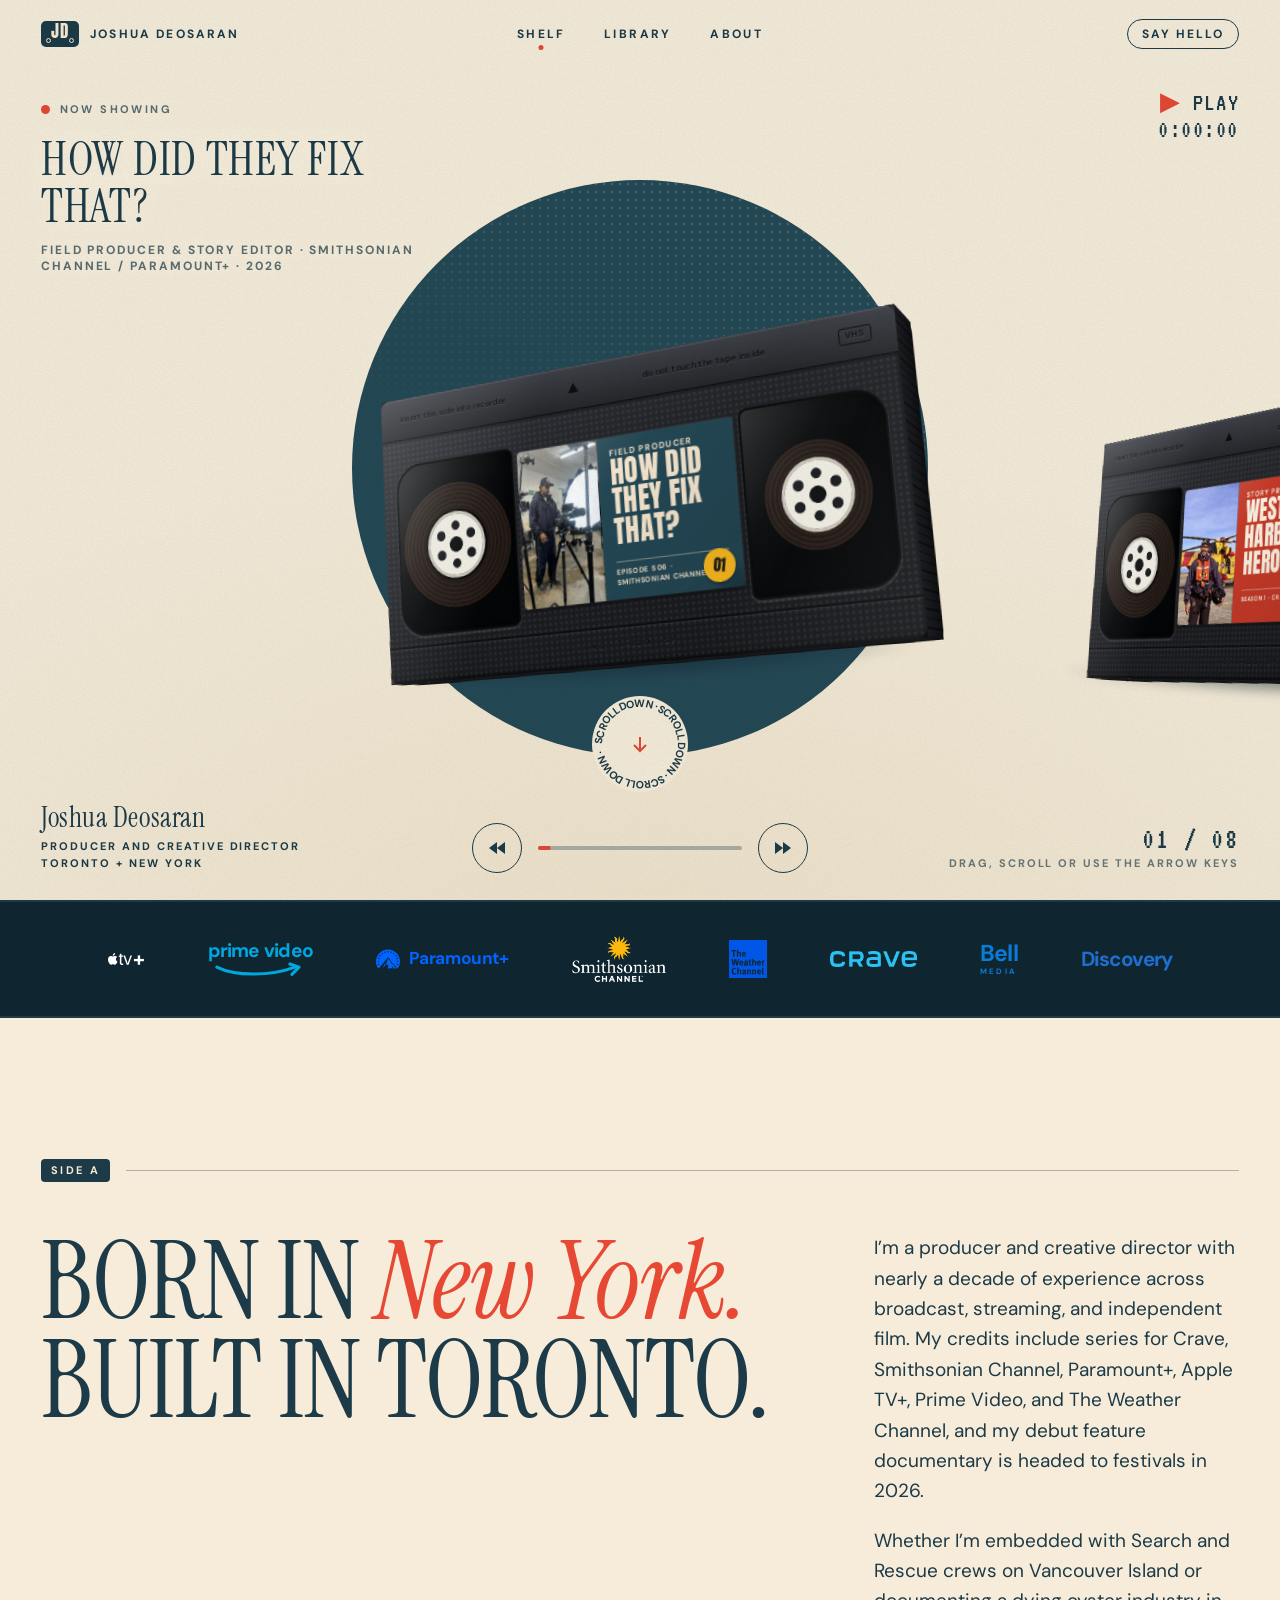
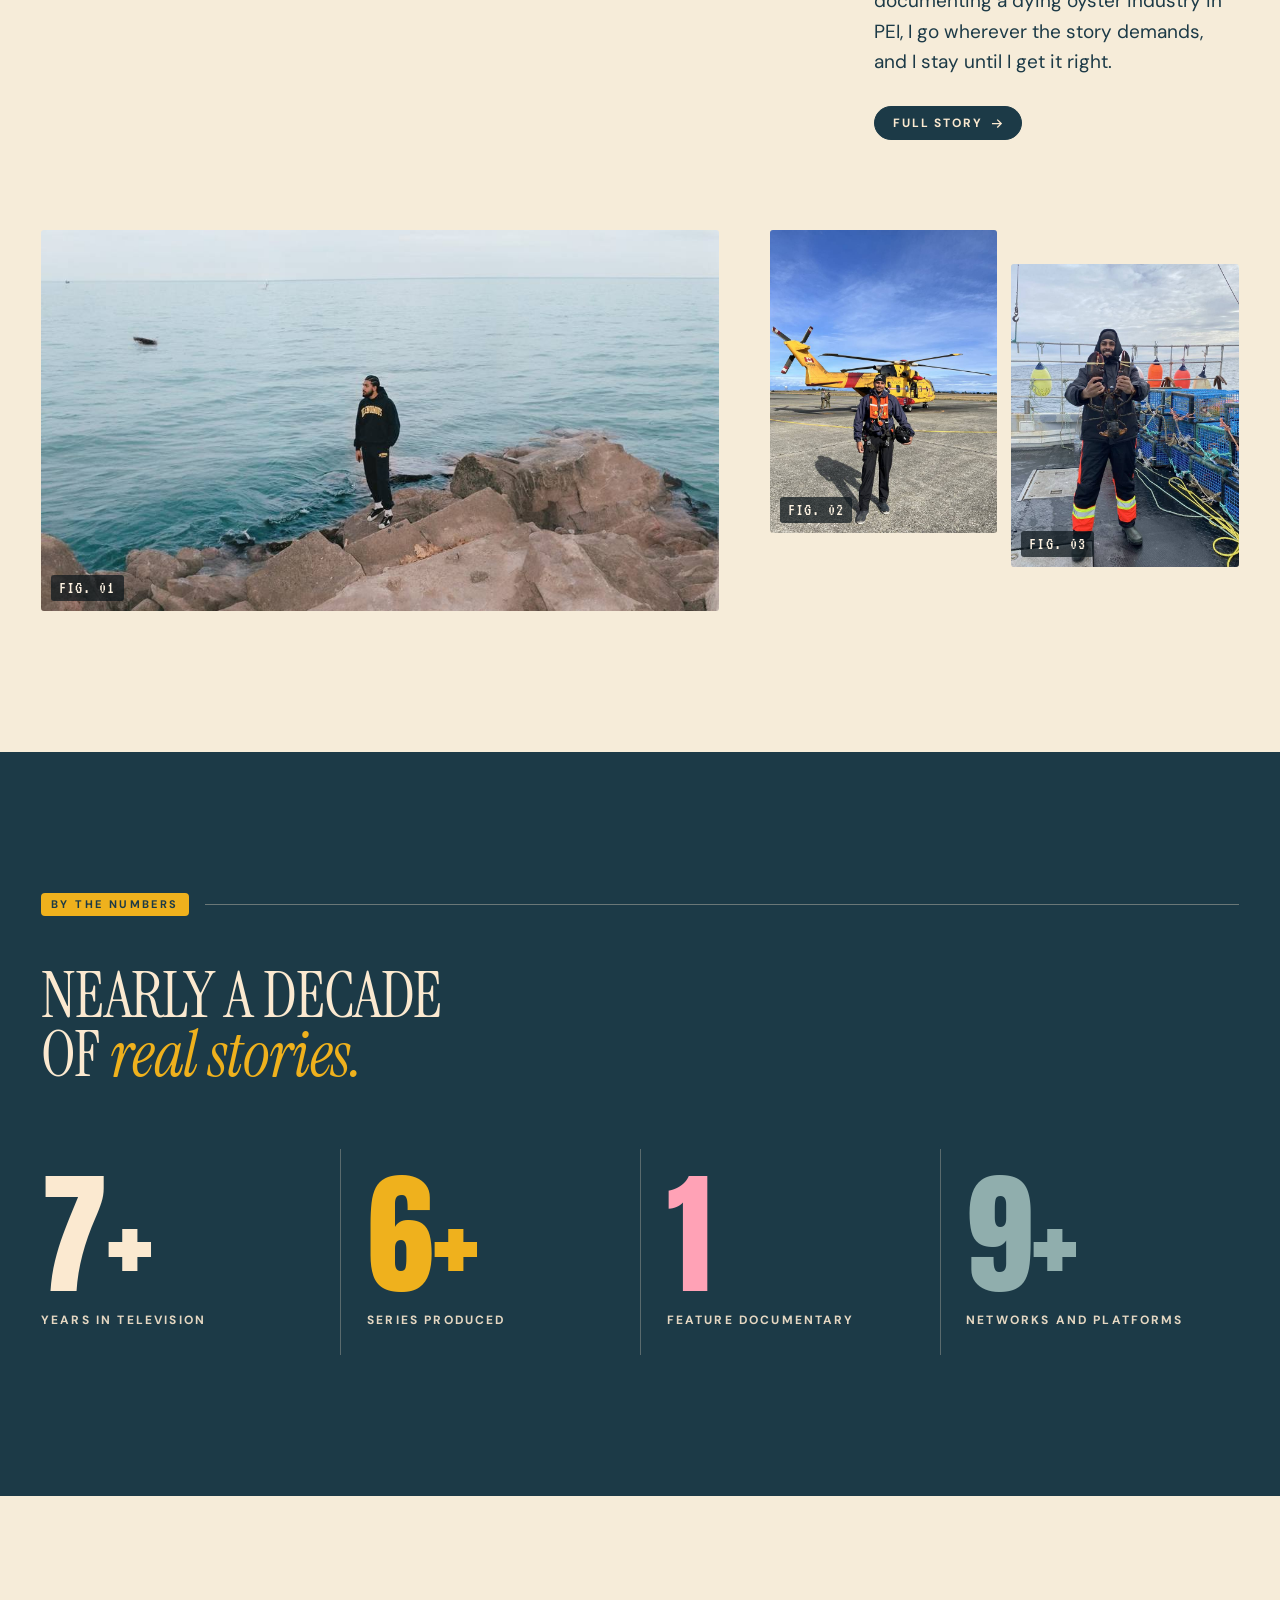
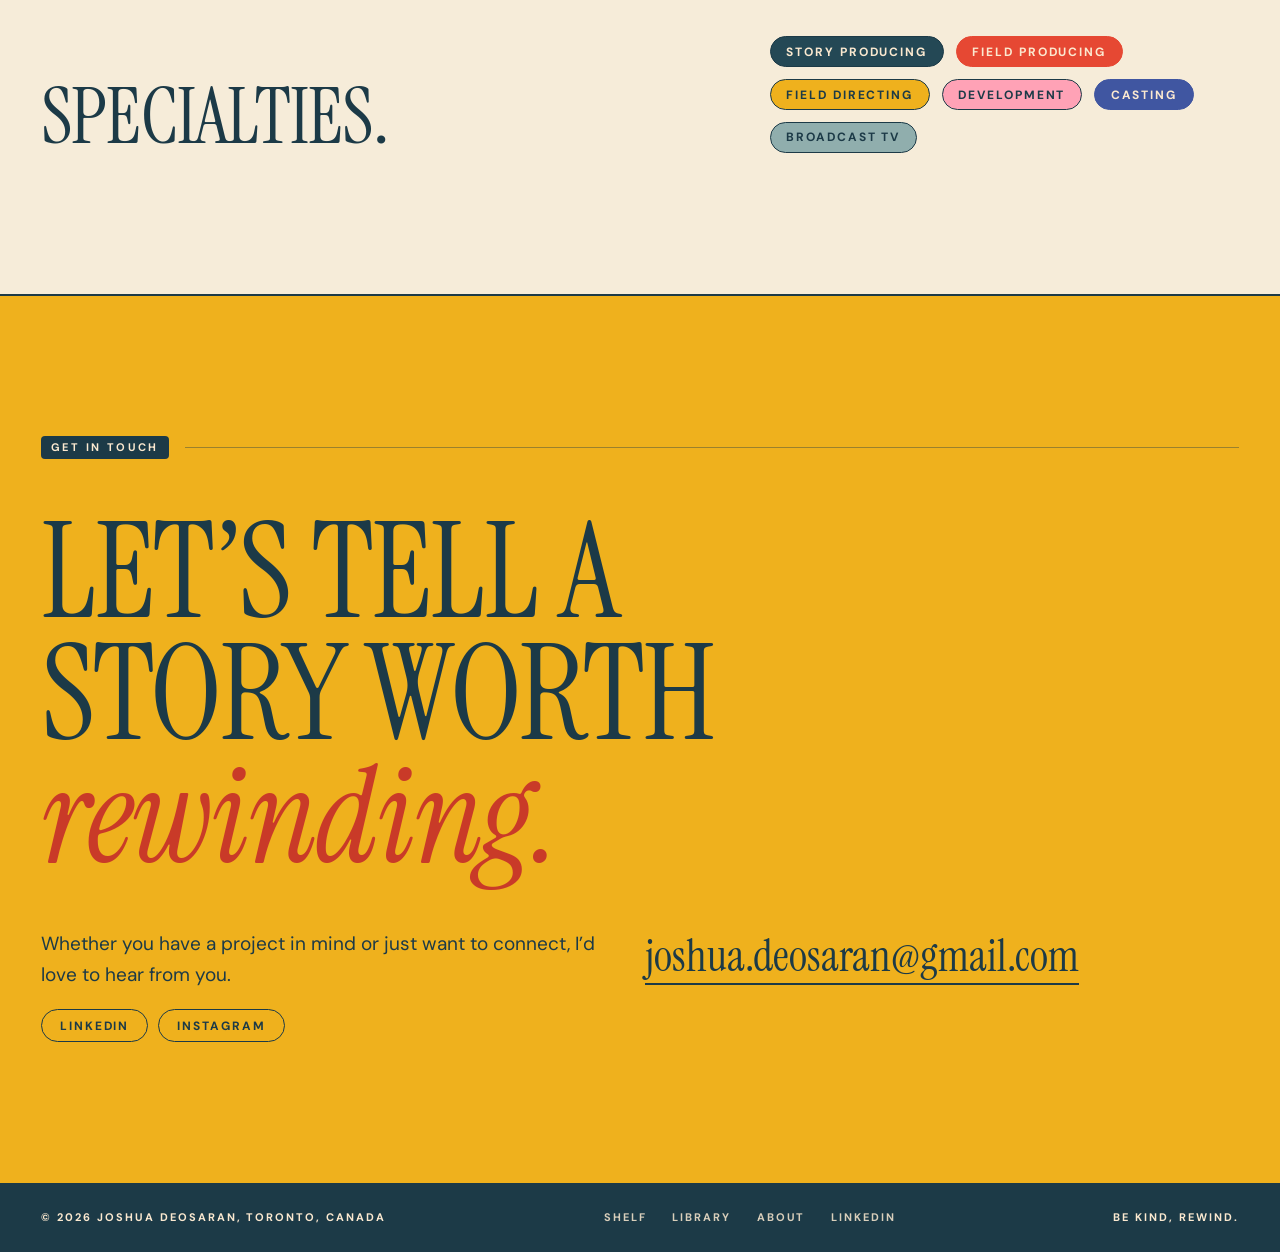
<file: index.html>
<!doctype html>
<html lang="en">
<head>
<meta charset="utf-8">
<meta name="viewport" content="width=device-width, initial-scale=1, viewport-fit=cover">
<title>Joshua Deosaran, Producer and Creative Director</title>
<meta name="description" content="Joshua Deosaran is a producer and creative director based in Toronto. Pick a tape: Crave, Smithsonian Channel, Paramount+, Apple TV+, Prime Video, The Weather Channel and a debut feature documentary.">
<meta name="theme-color" content="#F6ECD9">
<meta property="og:type" content="website">
<meta property="og:title" content="Joshua Deosaran, Producer and Creative Director">
<meta property="og:description" content="A shelf of VHS tapes, one for every story. Producer and creative director, Toronto and New York.">
<meta property="og:image" content="https://joshdeo.github.io/jdeo.github.io/resources/web/corm-comox.jpg">
<link rel="icon" href="resources/web/favicon.svg" type="image/svg+xml">
<link rel="preload" href="resources/fonts/instrument-serif-latin-400-normal.woff2" as="font" type="font/woff2" crossorigin>
<link rel="preload" href="resources/fonts/anton-latin-400-normal.woff2" as="font" type="font/woff2" crossorigin>
<script>try{if(sessionStorage.getItem('jdwipe'))document.documentElement.className+=' wipe-off'}catch(e){}</script>
<link rel="stylesheet" href="style.css?v=1793390688">
</head>
<body>
<a class="skip" href="#main">Skip to content</a>
<div class="wipe" aria-hidden="true"><i></i><i></i><i></i><i></i><i></i><i></i><i></i></div>

<header class="nav">
  <a class="brand" href="index.html" aria-label="Joshua Deosaran, home"><span class="brand-mark"><b>JD</b></span><span class="brand-name">Joshua Deosaran</span></a>
  <nav class="nav-links" aria-label="Main">
    <a href="index.html" aria-current="page">Shelf</a>
    <a href="gallery.html">Library</a>
    <a href="about.html">About</a>
  </nav>
  <a class="pill nav-cta" href="mailto:joshua.deosaran@gmail.com?subject=Hello%20Joshua">Say hello</a>
  <button class="burger" type="button" aria-label="Menu" aria-expanded="false"><i></i><i></i><i></i></button>
</header>
<nav class="mmenu" aria-label="Mobile">
  <a href="index.html">Shelf</a>
  <a href="gallery.html">Library</a>
  <a href="about.html">About</a>
  <a href="mailto:joshua.deosaran@gmail.com?subject=Hello%20Joshua"><em>Say hello</em></a>
  <small>Toronto + New York</small>
</nav>

<main id="main">
  <h1 class="sr">Joshua Deosaran, producer and creative director</h1>

  <section class="shelf" aria-label="Tape shelf">
    <div class="now">
      <span class="now-label">Now showing</span>
      <h2 class="now-title" id="nowTitle">How Did They Fix That?</h2>
      <p class="now-meta" id="nowMeta"></p>
    </div>
    <div class="osd" aria-hidden="true"><b>&#9654;</b> PLAY<br><span id="osdTime">0:00:00</span></div>

    <div class="sun" id="sun" aria-hidden="true"></div>
    <div class="shelf-track" id="track" aria-label="Tapes. Scroll, drag or use the arrow keys to browse.">
      <div class="shelf-row" id="row">
        <noscript><p style="padding:0 var(--gut)">Turn on JavaScript to browse the tapes, or open the <a href="gallery.html">Library</a>.</p></noscript>
      </div>
    </div>

    <button class="ring" id="ring" type="button" aria-label="Scroll down to learn more">
      <svg class="t" viewBox="0 0 100 100" aria-hidden="true"><defs><path id="rp" d="M50 50 m-39 0 a39 39 0 1 1 78 0 a39 39 0 1 1 -78 0"/></defs><text><textPath href="#rp" textLength="238" lengthAdjust="spacing">Scroll down · Scroll down · Scroll down ·</textPath></text></svg>
      <svg class="a" viewBox="0 0 20 20" fill="none" stroke="currentColor" stroke-width="2" aria-hidden="true"><path d="M10 3v14M4 11l6 6 6-6"/></svg>
    </button>

    <div class="shelf-foot">
      <p class="whoami"><b>Joshua Deosaran</b>Producer and creative director<br>Toronto + New York</p>
      <div class="deck">
        <button class="deck-btn" id="rew" type="button" aria-label="Previous tape"><svg viewBox="0 0 20 20" fill="currentColor" aria-hidden="true"><path d="M10 4v12L2 10zM18 4v12l-8-6z"/></svg></button>
        <div class="deck-prog" aria-hidden="true"><i id="prog"></i></div>
        <button class="deck-btn" id="ff" type="button" aria-label="Next tape"><svg viewBox="0 0 20 20" fill="currentColor" aria-hidden="true"><path d="M10 4v12l8-6zM2 4v12l8-6z"/></svg></button>
      </div>
      <p class="ctr"><b><span id="ctrN">01</span> / <span id="ctrTotal">08</span></b><small>Drag, scroll or use the arrow keys</small></p>
    </div>
  </section>

  <div id="after"></div>

  <section class="onair" aria-label="Networks and platforms I have worked with">
    <div class="wrap">
      <ul class="onair-row"><li><a class="lg" href="https://tv.apple.com" target="_blank" rel="noopener" style="--g:#FFFFFF;--i:0" aria-label="Apple TV+, opens in a new tab" title="Apple TV+"><span class="mk" style="--m:url(resources/web/logos/appletv.svg)"></span><span class="pl-plus">+</span></a></li><li><a class="lg" href="https://www.primevideo.com" target="_blank" rel="noopener" style="--g:#00A8E1;--i:1" aria-label="Prime Video, opens in a new tab" title="Prime Video"><span class="wm prime">prime video<svg viewBox="0 0 90 14" aria-hidden="true"><path d="M3 4c18 9 52 9 76 0" fill="none" stroke="currentColor" stroke-width="3" stroke-linecap="round"/><path d="M74 1l9 3-7 7" fill="none" stroke="currentColor" stroke-width="3" stroke-linecap="round" stroke-linejoin="round"/></svg></span></a></li><li><a class="lg" href="https://www.paramountplus.com" target="_blank" rel="noopener" style="--g:#0064FF;--i:2" aria-label="Paramount+, opens in a new tab" title="Paramount+"><span class="mk" style="--m:url(resources/web/logos/paramountplus.svg)"></span><span class="wm para">Paramount<b>+</b></span></a></li><li><a class="lg" href="https://www.smithsonianchannel.com" target="_blank" rel="noopener" style="--g:#FDB913;--i:3" aria-label="Smithsonian Channel, opens in a new tab" title="Smithsonian Channel"><img class="lgimg" src="resources/web/logos/smithsonian.png" alt="" width="260" height="170"></a></li><li><a class="lg" href="https://weather.com" target="_blank" rel="noopener" style="--g:#0057E7;--i:4" aria-label="The Weather Channel, opens in a new tab" title="The Weather Channel"><span class="mk sq" style="--m:url(resources/web/logos/theweatherchannel.svg)"></span></a></li><li><a class="lg" href="https://www.crave.ca" target="_blank" rel="noopener" style="--g:#2EC4F4;--i:5" aria-label="Crave, opens in a new tab" title="Crave"><img class="lgimg crave" src="resources/web/logos/crave.png" alt="" width="300" height="53"></a></li><li><a class="lg" href="https://www.bellmedia.ca" target="_blank" rel="noopener" style="--g:#0A7BD6;--i:6" aria-label="Bell Media, opens in a new tab" title="Bell Media"><span class="wm bell">Bell<small>Media</small></span></a></li><li><a class="lg" href="https://www.discovery.ca" target="_blank" rel="noopener" style="--g:#1F6FD1;--i:7" aria-label="Discovery, opens in a new tab" title="Discovery"><span class="wm disc">Discovery</span></a></li></ul>
    </div>
  </section>

  <section class="sec">
    <div class="wrap">
      <div class="sec-head rv"><span class="tag">Side A</span><i class="rule"></i></div>
      <div class="rewind">
        <h2 class="big rv">Born in <em>New York.</em> Built in Toronto.</h2>
        <div class="copy rv">
          <p>I&rsquo;m a producer and creative director with nearly a decade of experience across broadcast, streaming, and independent film. My credits include series for Crave, Smithsonian Channel, Paramount+, Apple TV+, Prime Video, and The Weather Channel, and my debut feature documentary is headed to festivals in 2026.</p>
          <p>Whether I&rsquo;m embedded with Search and Rescue crews on Vancouver Island or documenting a dying oyster industry in PEI, I go wherever the story demands, and I stay until I get it right.</p>
          <a class="pill solid" href="about.html">Full story <svg viewBox="0 0 20 20" fill="none" stroke="currentColor" stroke-width="2" aria-hidden="true"><path d="M3 10h14M11 4l6 6-6 6"/></svg></a>
        </div>
        <div class="frame rv"><div class="photo"><img src="resources/web/de2-extended.jpg" alt="Joshua standing on a rocky shoreline looking out over the water" loading="lazy"><span class="fig">FIG. 01</span></div></div>
        <div class="stills">
          <div class="photo rv"><img src="resources/web/me-corm-comox.jpg" alt="Joshua in a flight suit in front of a yellow rescue helicopter" loading="lazy" style="object-position:50% 40%"><span class="fig">FIG. 02</span></div>
          <div class="photo rv" style="--d:.1s"><img src="resources/web/lex-boat.jpg" alt="Joshua on the deck of a lobster boat" loading="lazy" style="object-position:50% 35%"><span class="fig">FIG. 03</span></div>
        </div>
      </div>
    </div>
  </section>

  <section class="sec stats">
    <div class="wrap">
      <div class="sec-head rv"><span class="tag">By the numbers</span><i class="rule"></i></div>
      <h2 class="big rv">Nearly a decade of <em>real stories.</em></h2>
      <div class="stats-grid">
        <div class="stat rv"><div class="n"><span data-count="7">7</span>+</div><p>Years in television</p></div>
        <div class="stat rv" style="--d:.08s"><div class="n"><span data-count="6">6</span>+</div><p>Series produced</p></div>
        <div class="stat rv" style="--d:.16s"><div class="n"><span data-count="1">1</span></div><p>Feature documentary</p></div>
        <div class="stat rv" style="--d:.24s"><div class="n"><span data-count="10">10</span>+</div><p>Networks and platforms</p></div>
      </div>
    </div>
  </section>

  <section class="sec">
    <div class="wrap skills-wrap">
      <h2 class="big rv">Specialties.</h2>
      <ul class="skills rv" aria-label="Specialties">
        <li class="chip">Story Producing</li><li class="chip">Field Producing</li><li class="chip">Field Directing</li><li class="chip">Development</li><li class="chip">Casting</li><li class="chip">Broadcast TV</li>
      </ul>
    </div>
  </section>

  <section class="sec contact" id="contact">
    <div class="wrap">
      <div class="sec-head rv"><span class="tag">Get in touch</span><i class="rule" style="background:rgba(28,58,71,.4)"></i></div>
      <h2 class="big rv">Let&rsquo;s tell a story worth <em>rewinding.</em></h2>
      <div class="contact-row rv">
        <p>Whether you have a project in mind or just want to connect, I&rsquo;d love to hear from you.</p>
        <a class="mail" href="mailto:joshua.deosaran@gmail.com?subject=Hello%20Joshua">joshua.deosaran@gmail.com</a>
        <div class="socials"><a class="pill" href="https://www.linkedin.com/in/jdeo/" target="_blank" rel="noopener">LinkedIn</a><a class="pill" href="https://www.instagram.com/nycjosh/" target="_blank" rel="noopener">Instagram</a></div>
      </div>
    </div>
  </section>
</main>

<footer class="foot">
  <div class="wrap">
    <span>&copy; 2026 Joshua Deosaran, Toronto, Canada</span>
    <nav aria-label="Footer"><a href="index.html">Shelf</a><a href="gallery.html">Library</a><a href="about.html">About</a><a href="https://www.linkedin.com/in/jdeo/" target="_blank" rel="noopener">LinkedIn</a></nav>
    <span>Be kind, rewind.</span>
  </div>
</footer>

<script src="data.js?v=1793390688"></script>
<script src="app.js?v=1793390688"></script>
</body>
</html>
</file>
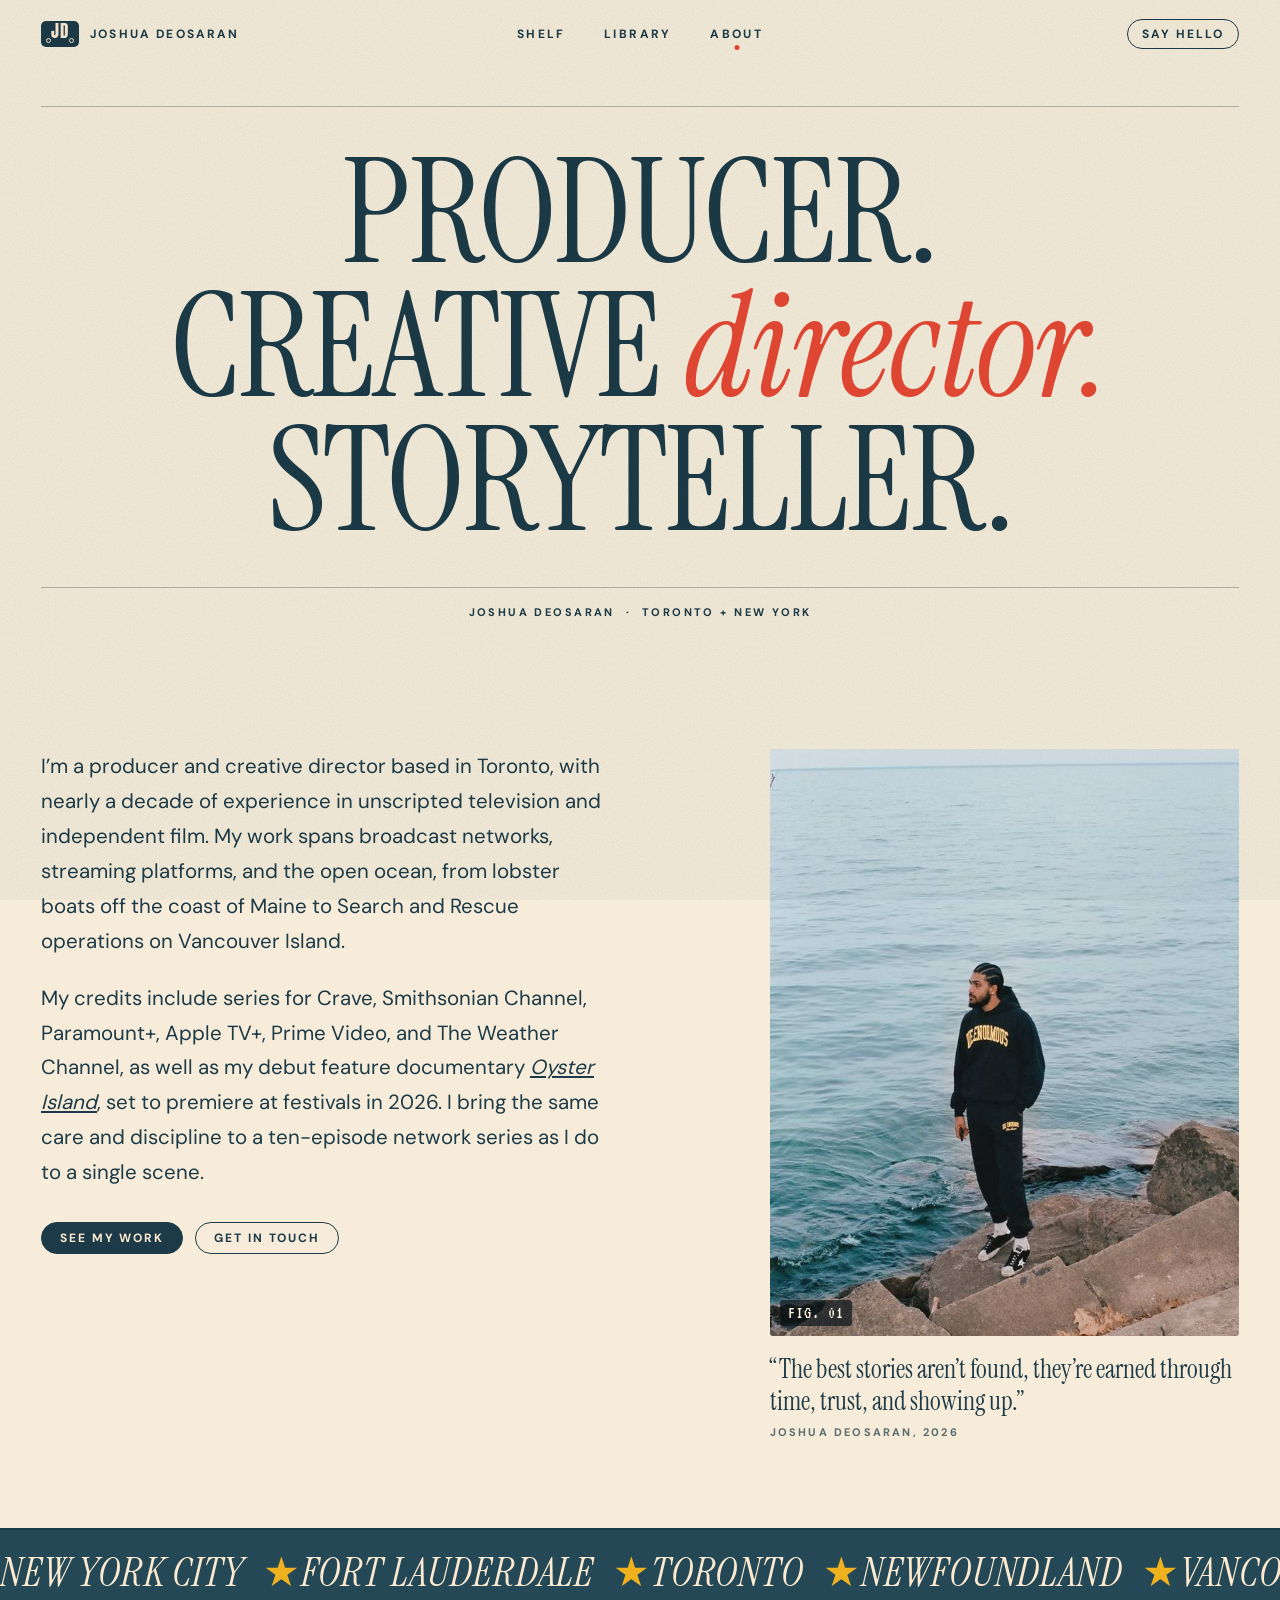
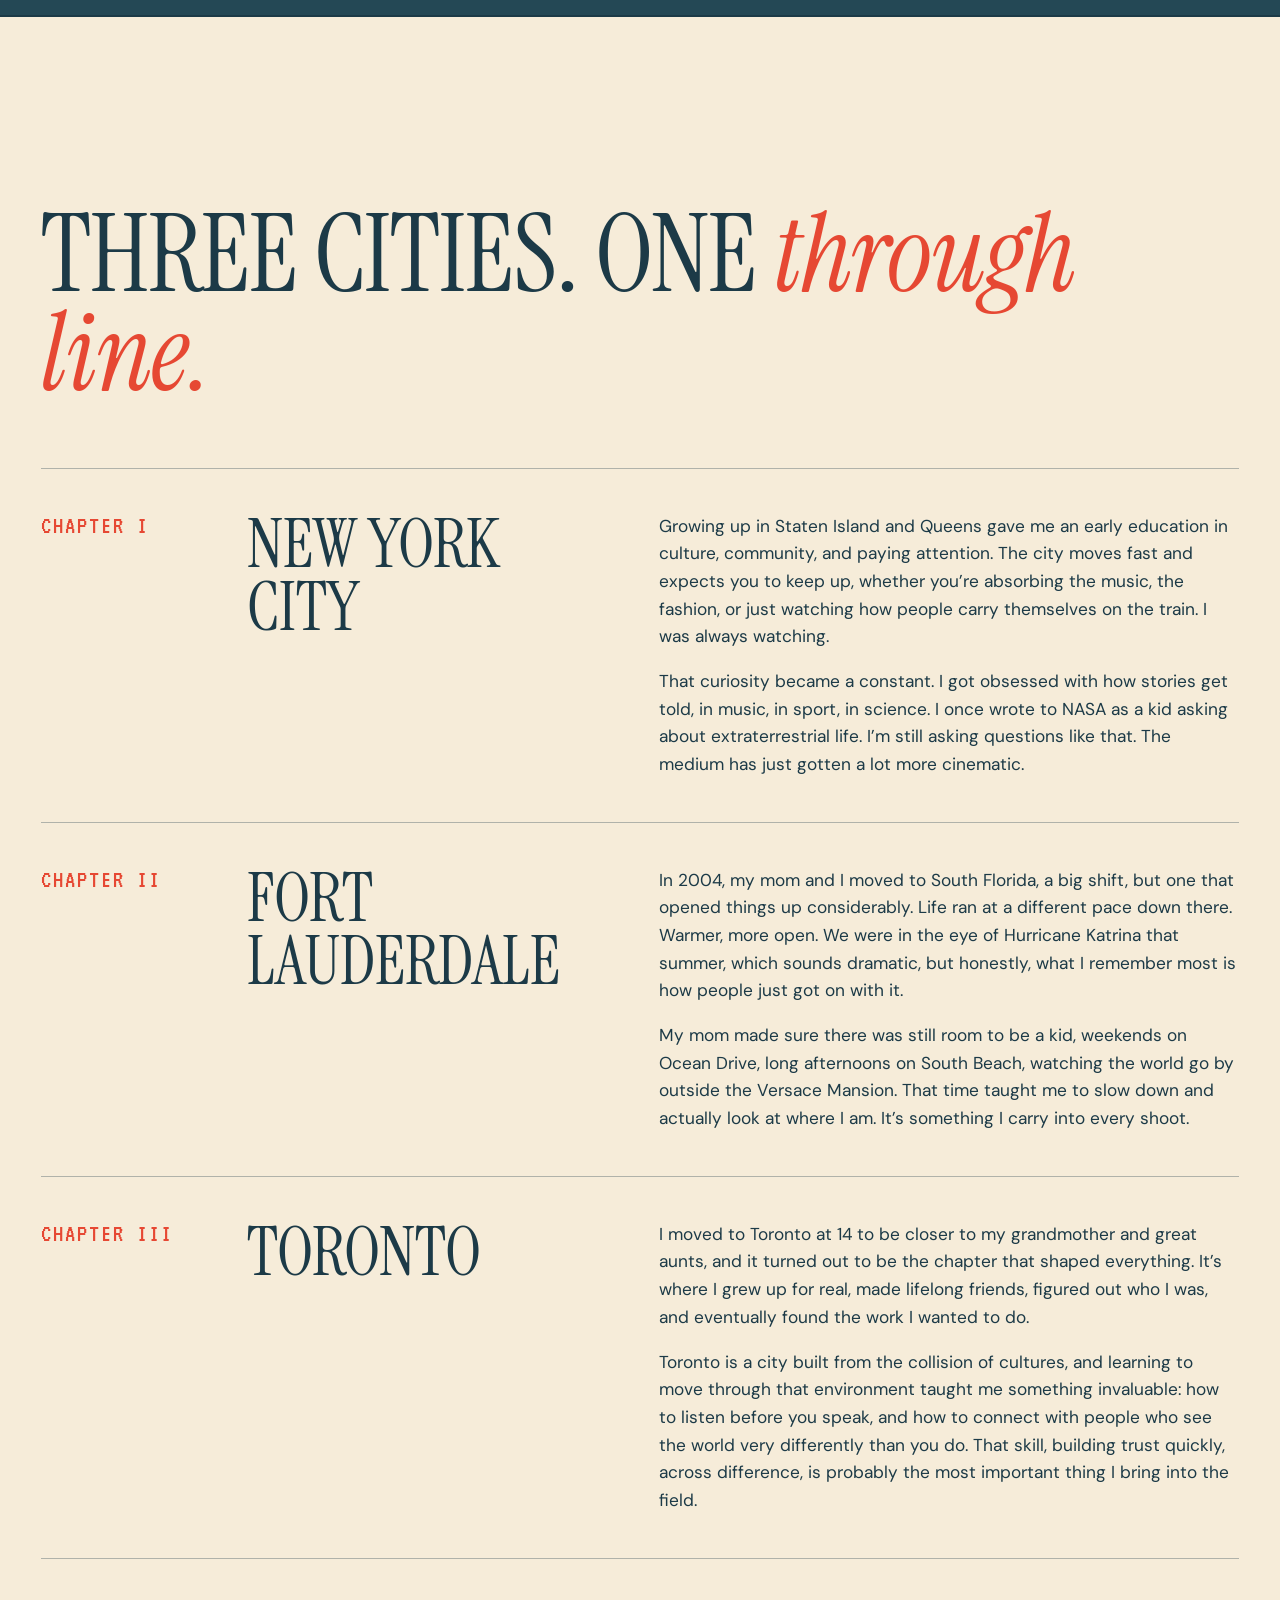
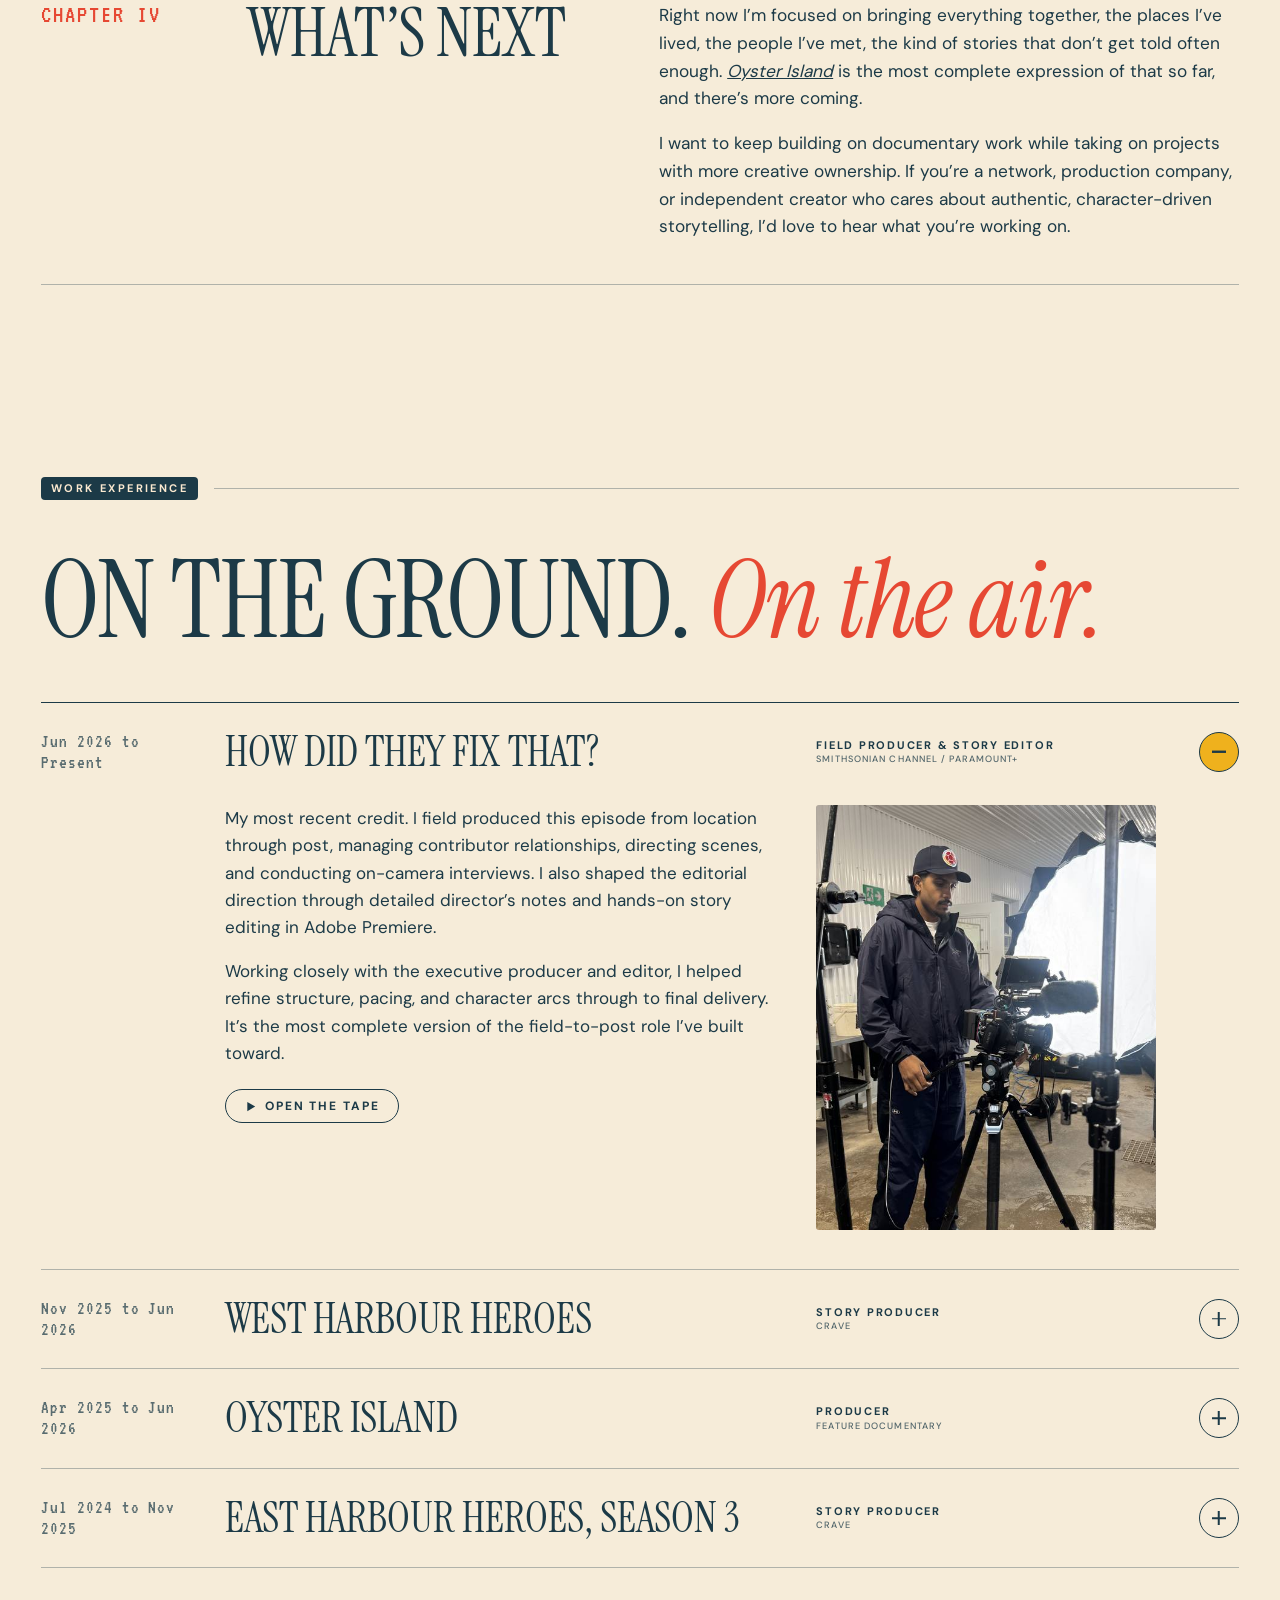
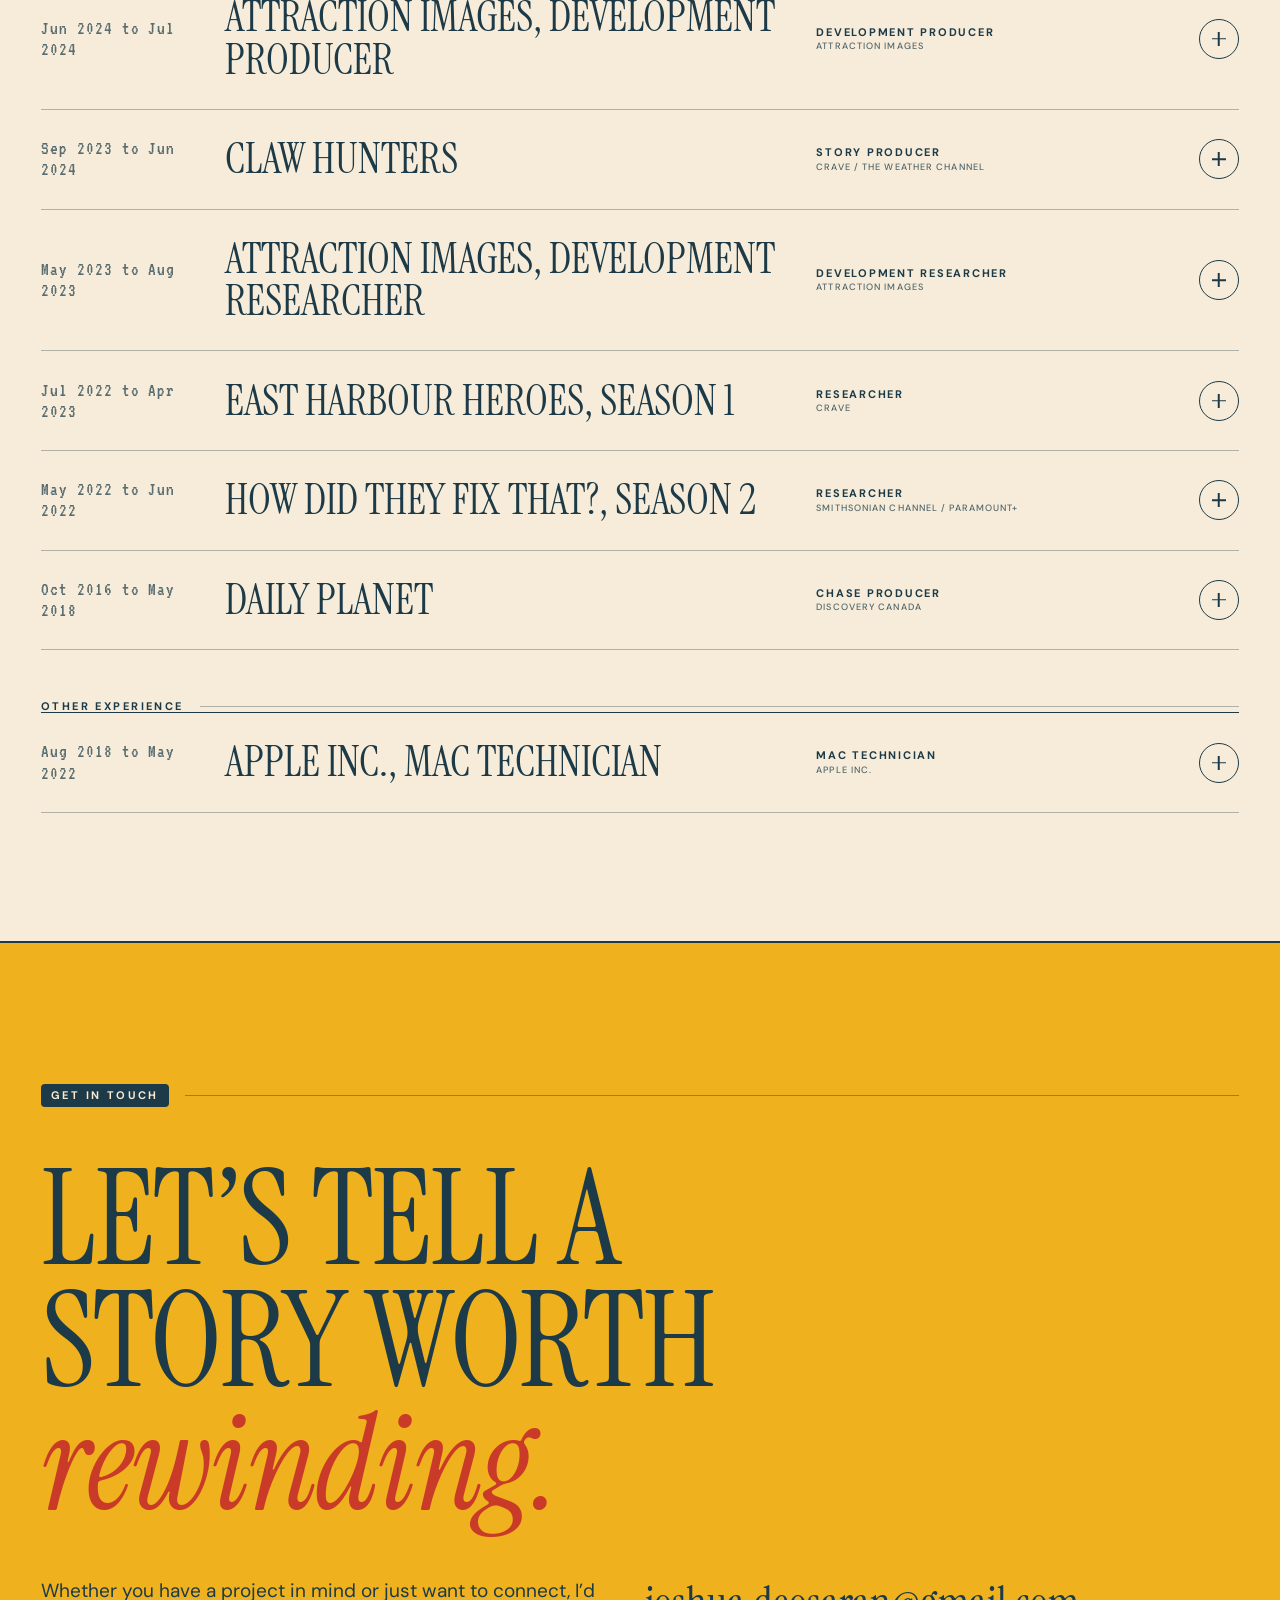
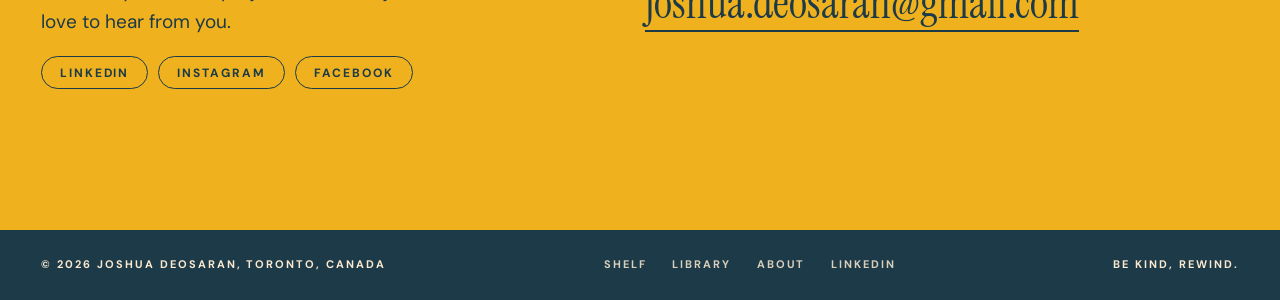
<file: about.html>
<!doctype html>
<html lang="en">
<head>
<meta charset="utf-8">
<meta name="viewport" content="width=device-width, initial-scale=1, viewport-fit=cover">
<title>About, Joshua Deosaran</title>
<meta name="description" content="Producer, creative director and storyteller. Born in New York, built in Toronto. The full story and every credit, from Daily Planet to a debut feature documentary.">
<meta name="theme-color" content="#F6ECD9">
<meta property="og:type" content="website">
<meta property="og:title" content="About, Joshua Deosaran">
<meta property="og:description" content="Producer, creative director and storyteller. Born in New York, built in Toronto. The full story and every credit, from Daily Planet to a debut feature documentary.">
<meta property="og:image" content="https://joshdeo.github.io/jdeo.github.io/resources/web/corm-comox.jpg">
<link rel="icon" href="resources/web/favicon.svg" type="image/svg+xml">
<link rel="preload" href="resources/fonts/instrument-serif-latin-400-normal.woff2" as="font" type="font/woff2" crossorigin>
<link rel="preload" href="resources/fonts/anton-latin-400-normal.woff2" as="font" type="font/woff2" crossorigin>
<script>try{if(sessionStorage.getItem('jdwipe'))document.documentElement.className+=' wipe-off'}catch(e){}</script>
<link rel="stylesheet" href="style.css?v=1793390688">
</head>
<body>
<a class="skip" href="#main">Skip to content</a>
<div class="wipe" aria-hidden="true"><i></i><i></i><i></i><i></i><i></i><i></i><i></i></div>

<header class="nav">
  <a class="brand" href="index.html" aria-label="Joshua Deosaran, home"><span class="brand-mark"><b>JD</b></span><span class="brand-name">Joshua Deosaran</span></a>
  <nav class="nav-links" aria-label="Main">
    <a href="index.html">Shelf</a>
    <a href="gallery.html">Library</a>
    <a href="about.html" aria-current="page">About</a>
  </nav>
  <a class="pill nav-cta" href="mailto:joshua.deosaran@gmail.com?subject=Hello%20Joshua">Say hello</a>
  <button class="burger" type="button" aria-label="Menu" aria-expanded="false"><i></i><i></i><i></i></button>
</header>
<nav class="mmenu" aria-label="Mobile">
  <a href="index.html">Shelf</a>
  <a href="gallery.html">Library</a>
  <a href="about.html">About</a>
  <a href="mailto:joshua.deosaran@gmail.com?subject=Hello%20Joshua"><em>Say hello</em></a>
  <small>Toronto + New York</small>
</nav>

<main id="main">
  <div class="page-top wrap">
    <div class="hero-type">
      <div class="rule"></div>
      <h1><span class="rv">Producer.</span><span class="rv" style="--d:.08s">Creative <em>director.</em></span><span class="rv" style="--d:.16s">Storyteller.</span></h1>
      <div class="rule"></div>
      <p class="sub rv">Joshua Deosaran &nbsp;&middot;&nbsp; Toronto + New York</p>
    </div>
    <div class="intro">
      <div class="a rv">
        <p>I&rsquo;m a producer and creative director based in Toronto, with nearly a decade of experience in unscripted television and independent film. My work spans broadcast networks, streaming platforms, and the open ocean, from lobster boats off the coast of Maine to Search and Rescue operations on Vancouver Island.</p>
        <p>My credits include series for Crave, Smithsonian Channel, Paramount+, Apple TV+, Prime Video, and The Weather Channel, as well as my debut feature documentary <a href="#/oyster-island" data-slug="oyster-island"><em>Oyster Island</em></a>, set to premiere at festivals in 2026. I bring the same care and discipline to a ten-episode network series as I do to a single scene.</p>
        <div class="pills"><a class="pill solid" href="gallery.html">See my work</a><a class="pill" href="mailto:joshua.deosaran@gmail.com?subject=Hello%20Joshua">Get in touch</a></div>
      </div>
      <div class="b rv" style="--d:.1s">
        <div class="photo"><img src="resources/web/de2.jpg" alt="Joshua standing on a rocky shoreline" loading="lazy" style="object-position:50% 40%"><span class="fig">FIG. 01</span></div>
        <q>The best stories aren&rsquo;t found, they&rsquo;re earned through time, trust, and showing up.</q>
        <cite>Joshua Deosaran, 2026</cite>
      </div>
    </div>
  </div>

  <div class="places" aria-hidden="true"><div class="ticker-track"><span>New York City<i>&#9733;</i>Fort Lauderdale<i>&#9733;</i>Toronto<i>&#9733;</i>Newfoundland<i>&#9733;</i>Vancouver Island<i>&#9733;</i>Prince Edward Island<i>&#9733;</i>Nova Scotia<i>&#9733;</i>Maine<i>&#9733;</i></span><span>New York City<i>&#9733;</i>Fort Lauderdale<i>&#9733;</i>Toronto<i>&#9733;</i>Newfoundland<i>&#9733;</i>Vancouver Island<i>&#9733;</i>Prince Edward Island<i>&#9733;</i>Nova Scotia<i>&#9733;</i>Maine<i>&#9733;</i></span></div></div>

  <section class="chapters">
    <div class="wrap">
      <div class="sec-head rv"><span class="tag">The story so far</span><i class="rule"></i></div>
      <h2 class="big rv">Three cities. One <em>through line.</em></h2>
      <div class="chap rv"><span class="no">CHAPTER I</span><h3>New York City</h3><div class="t">
        <p>Growing up in Staten Island and Queens gave me an early education in culture, community, and paying attention. The city moves fast and expects you to keep up, whether you&rsquo;re absorbing the music, the fashion, or just watching how people carry themselves on the train. I was always watching.</p>
        <p>That curiosity became a constant. I got obsessed with how stories get told, in music, in sport, in science. I once wrote to NASA as a kid asking about extraterrestrial life. I&rsquo;m still asking questions like that. The medium has just gotten a lot more cinematic.</p></div></div>
      <div class="chap rv"><span class="no">CHAPTER II</span><h3>Fort Lauderdale</h3><div class="t">
        <p>In 2004, my mom and I moved to South Florida, a big shift, but one that opened things up considerably. Life ran at a different pace down there. Warmer, more open. We were in the eye of Hurricane Katrina that summer, which sounds dramatic, but honestly, what I remember most is how people just got on with it.</p>
        <p>My mom made sure there was still room to be a kid, weekends on Ocean Drive, long afternoons on South Beach, watching the world go by outside the Versace Mansion. That time taught me to slow down and actually look at where I am. It&rsquo;s something I carry into every shoot.</p></div></div>
      <div class="chap rv"><span class="no">CHAPTER III</span><h3>Toronto</h3><div class="t">
        <p>I moved to Toronto at 14 to be closer to my grandmother and great aunts, and it turned out to be the chapter that shaped everything. It&rsquo;s where I grew up for real, made lifelong friends, figured out who I was, and eventually found the work I wanted to do.</p>
        <p>Toronto is a city built from the collision of cultures, and learning to move through that environment taught me something invaluable: how to listen before you speak, and how to connect with people who see the world very differently than you do. That skill, building trust quickly, across difference, is probably the most important thing I bring into the field.</p></div></div>
      <div class="chap rv"><span class="no">CHAPTER IV</span><h3>What&rsquo;s next</h3><div class="t">
        <p>Right now I&rsquo;m focused on bringing everything together, the places I&rsquo;ve lived, the people I&rsquo;ve met, the kind of stories that don&rsquo;t get told often enough. <a href="#/oyster-island" data-slug="oyster-island"><em>Oyster Island</em></a> is the most complete expression of that so far, and there&rsquo;s more coming.</p>
        <p>I want to keep building on documentary work while taking on projects with more creative ownership. If you&rsquo;re a network, production company, or independent creator who cares about authentic, character-driven storytelling, I&rsquo;d love to hear what you&rsquo;re working on.</p></div></div>
    </div>
  </section>

  <section class="credits-sec" id="credits">
    <div class="wrap">
      <div class="sec-head rv"><span class="tag">Work experience</span><i class="rule"></i></div>
      <h2 class="big rv">On the ground. <em>On the air.</em></h2>
      <div id="acc"></div>
    </div>
  </section>

  <section class="sec contact" id="contact">
    <div class="wrap">
      <div class="sec-head rv"><span class="tag">Get in touch</span><i class="rule" style="background:rgba(28,58,71,.4)"></i></div>
      <h2 class="big rv">Let&rsquo;s tell a story worth <em>rewinding.</em></h2>
      <div class="contact-row rv">
        <p>Whether you have a project in mind or just want to connect, I&rsquo;d love to hear from you.</p>
        <a class="mail" href="mailto:joshua.deosaran@gmail.com?subject=Hello%20Joshua">joshua.deosaran@gmail.com</a>
        <div class="socials"><a class="pill" href="https://www.linkedin.com/in/jdeo/" target="_blank" rel="noopener">LinkedIn</a><a class="pill" href="https://www.instagram.com/nycjosh/" target="_blank" rel="noopener">Instagram</a><a class="pill" href="https://www.facebook.com/joshua.deosaran" target="_blank" rel="noopener">Facebook</a></div>
      </div>
    </div>
  </section>
</main>

<footer class="foot">
  <div class="wrap">
    <span>&copy; 2026 Joshua Deosaran, Toronto, Canada</span>
    <nav aria-label="Footer"><a href="index.html">Shelf</a><a href="gallery.html">Library</a><a href="about.html">About</a><a href="https://www.linkedin.com/in/jdeo/" target="_blank" rel="noopener">LinkedIn</a></nav>
    <span>Be kind, rewind.</span>
  </div>
</footer>

<script src="data.js?v=1793390688"></script>
<script src="app.js?v=1793390688"></script>
</body>
</html>
</file>
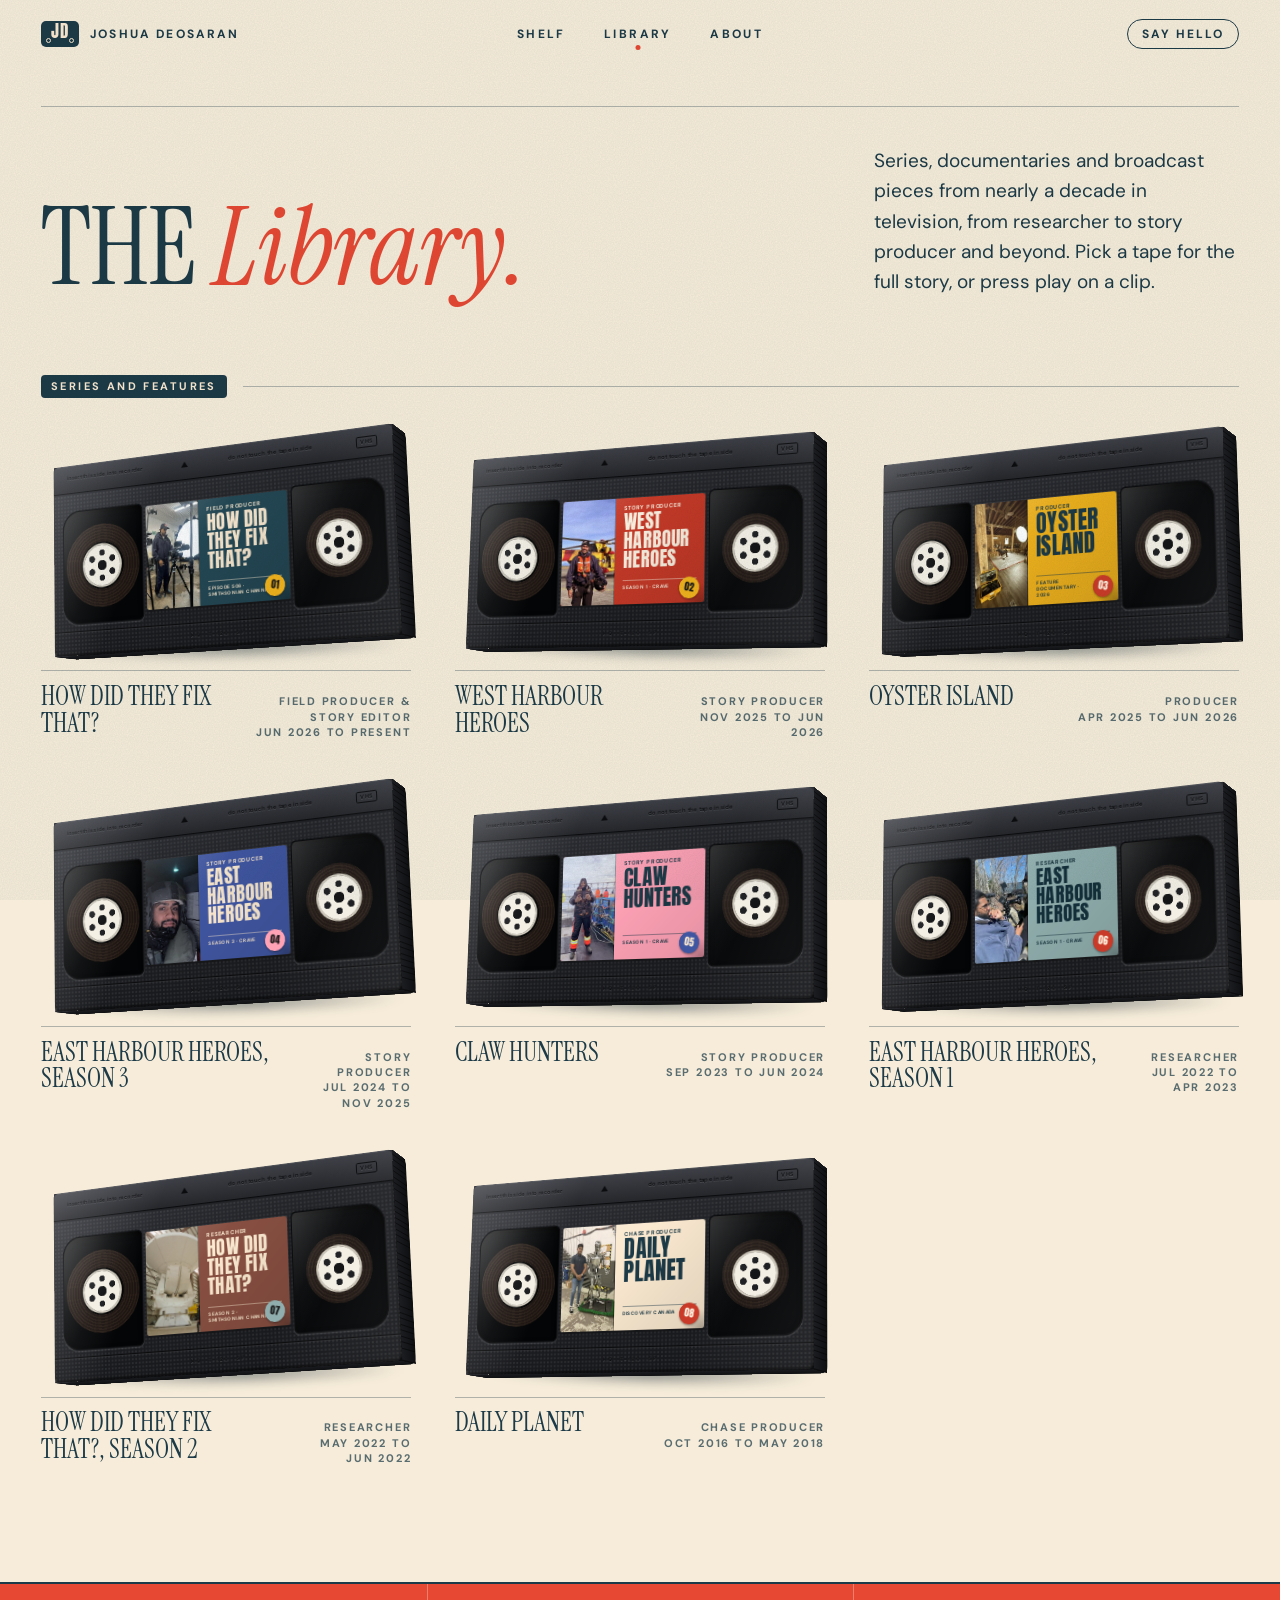
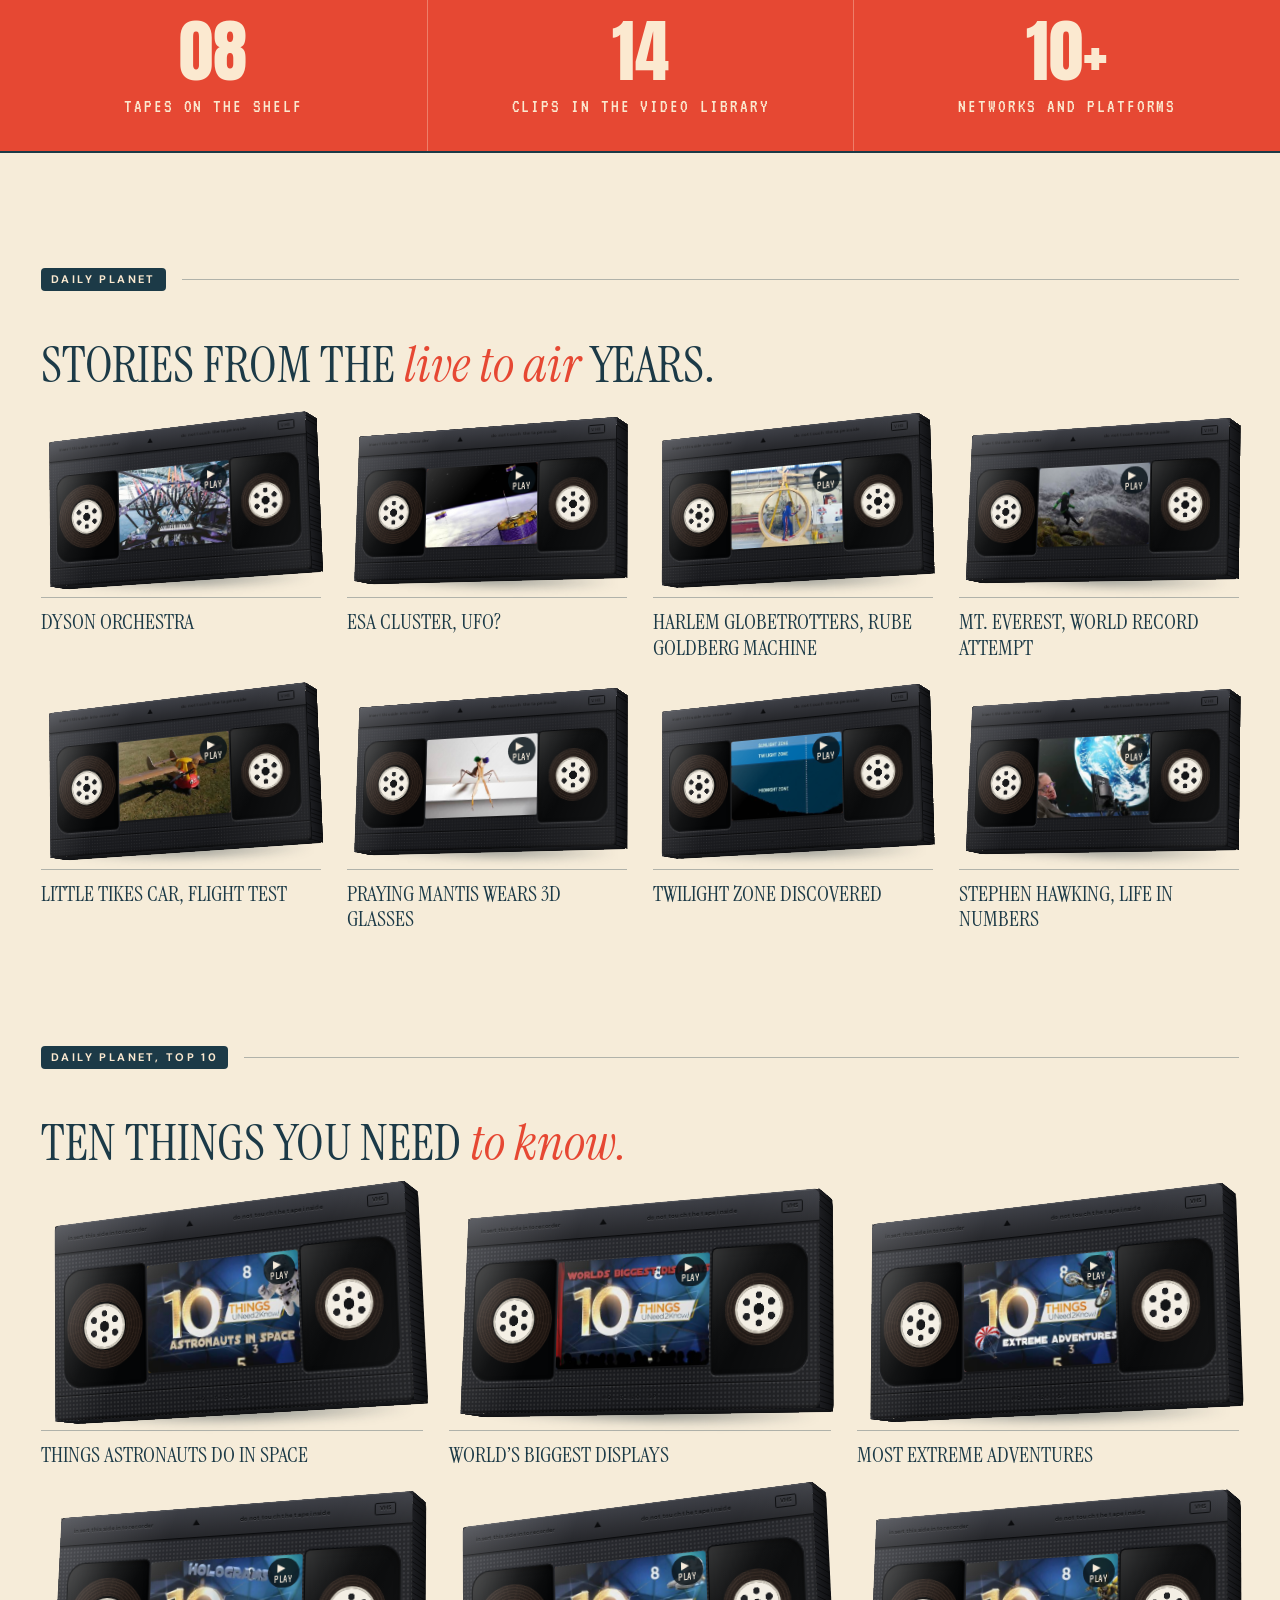
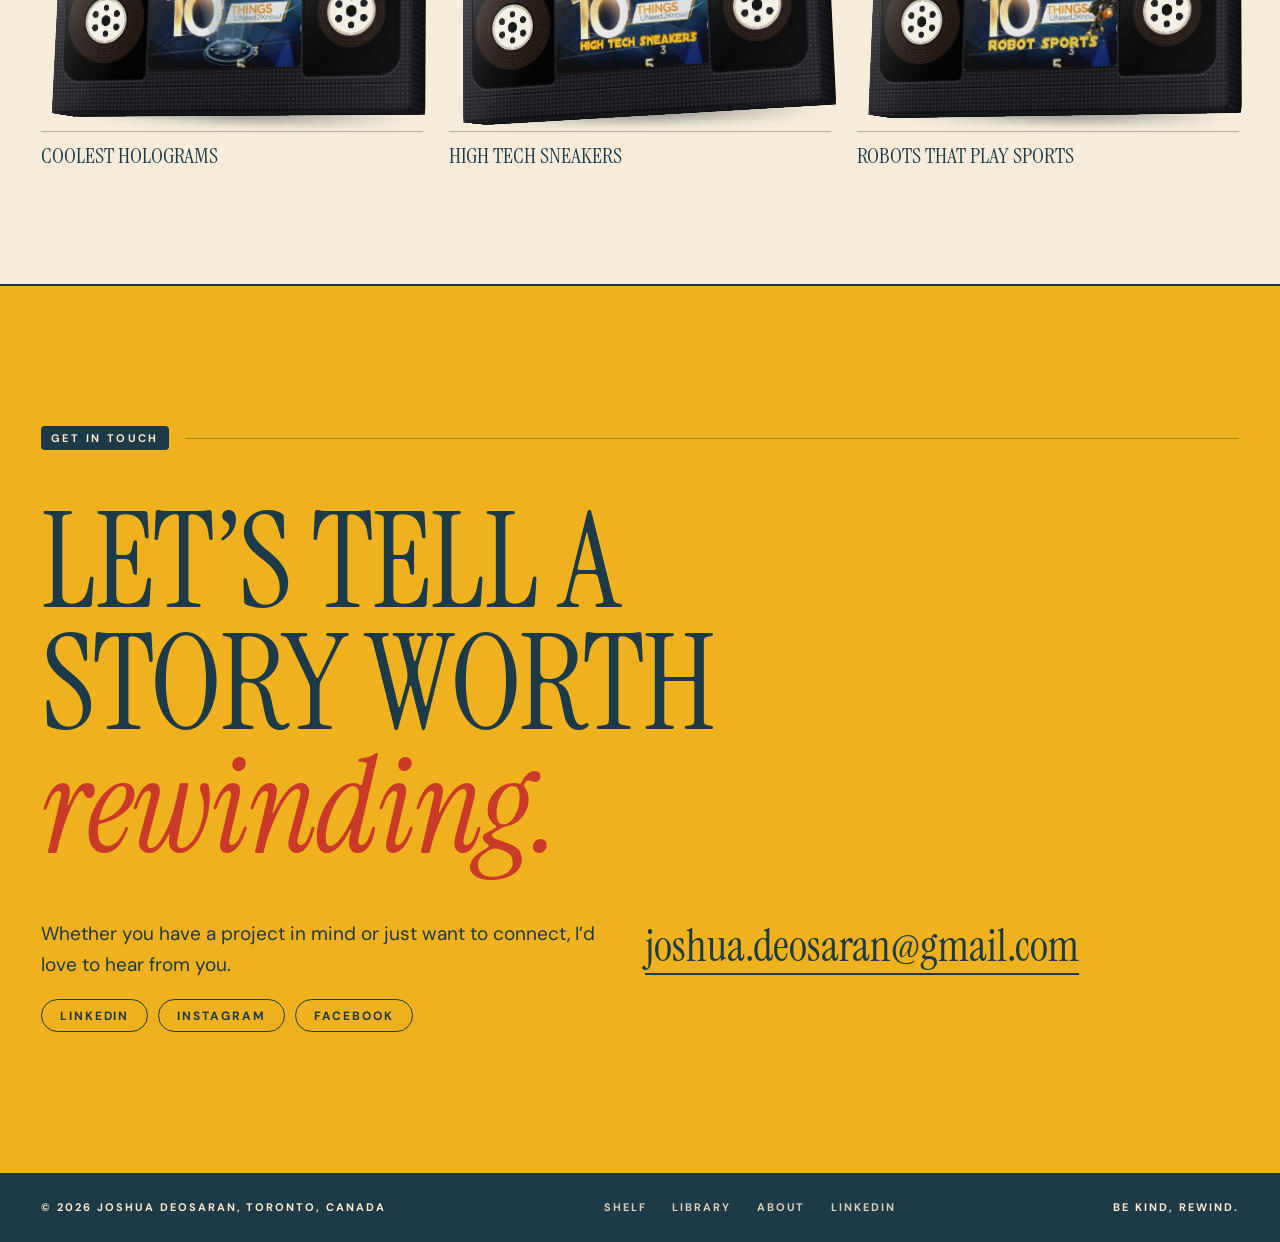
<file: gallery.html>
<!doctype html>
<html lang="en">
<head>
<meta charset="utf-8">
<meta name="viewport" content="width=device-width, initial-scale=1, viewport-fit=cover">
<title>The Library, Joshua Deosaran</title>
<meta name="description" content="Every tape: series, features and the Daily Planet reel. Press play on trailers and clips from Crave, Smithsonian Channel, Paramount+ and Discovery Canada.">
<meta name="theme-color" content="#F6ECD9">
<meta property="og:type" content="website">
<meta property="og:title" content="The Library, Joshua Deosaran">
<meta property="og:description" content="Every tape: series, features and the Daily Planet reel. Press play on trailers and clips from Crave, Smithsonian Channel, Paramount+ and Discovery Canada.">
<meta property="og:image" content="https://joshdeo.github.io/jdeo.github.io/resources/web/corm-comox.jpg">
<link rel="icon" href="resources/web/favicon.svg" type="image/svg+xml">
<link rel="preload" href="resources/fonts/instrument-serif-latin-400-normal.woff2" as="font" type="font/woff2" crossorigin>
<link rel="preload" href="resources/fonts/anton-latin-400-normal.woff2" as="font" type="font/woff2" crossorigin>
<script>try{if(sessionStorage.getItem('jdwipe'))document.documentElement.className+=' wipe-off'}catch(e){}</script>
<link rel="stylesheet" href="style.css?v=1793390688">
</head>
<body>
<a class="skip" href="#main">Skip to content</a>
<div class="wipe" aria-hidden="true"><i></i><i></i><i></i><i></i><i></i><i></i><i></i></div>

<header class="nav">
  <a class="brand" href="index.html" aria-label="Joshua Deosaran, home"><span class="brand-mark"><b>JD</b></span><span class="brand-name">Joshua Deosaran</span></a>
  <nav class="nav-links" aria-label="Main">
    <a href="index.html">Shelf</a>
    <a href="gallery.html" aria-current="page">Library</a>
    <a href="about.html">About</a>
  </nav>
  <a class="pill nav-cta" href="mailto:joshua.deosaran@gmail.com?subject=Hello%20Joshua">Say hello</a>
  <button class="burger" type="button" aria-label="Menu" aria-expanded="false"><i></i><i></i><i></i></button>
</header>
<nav class="mmenu" aria-label="Mobile">
  <a href="index.html">Shelf</a>
  <a href="gallery.html">Library</a>
  <a href="about.html">About</a>
  <a href="mailto:joshua.deosaran@gmail.com?subject=Hello%20Joshua"><em>Say hello</em></a>
  <small>Toronto + New York</small>
</nav>

<main id="main">
  <div class="page-top wrap">
    <div class="hero-type" style="text-align:left">
      <div class="rule"></div>
    </div>
    <div class="lib-intro">
      <h1 class="big rv">The <em>Library.</em></h1>
      <p class="rv">Series, documentaries and broadcast pieces from nearly a decade in television, from researcher to story producer and beyond. Pick a tape for the full story, or press play on a clip.</p>
    </div>

    <section class="lib-sec" aria-labelledby="h-series">
      <div class="sec-head rv"><span class="tag" id="h-series">Series and features</span><i class="rule"></i></div>
      <ul class="lib-grid" id="libSeries"></ul>
    </section>
  </div>

  <section class="statband" aria-label="The library at a glance">
    <ul>
      <li><b id="sbTapes">08</b><span>Tapes on the shelf</span></li>
      <li><b id="sbClips">14</b><span>Clips in the video library</span></li>
      <li><b>10+</b><span>Networks and platforms</span></li>
    </ul>
  </section>

  <div class="wrap" style="padding-top:clamp(60px,9vw,140px)">
    <section class="lib-sec" aria-labelledby="h-dp">
      <div class="sec-head rv"><span class="tag" id="h-dp">Daily Planet</span><i class="rule"></i></div>
      <h2 class="lead rv">Stories from the <em>live to air</em> years.</h2>
      <ul class="clip-grid" id="clipsDP"></ul>
      <div class="more"><button class="pill" type="button" data-more="#clipsDP">Load more tapes</button></div>
    </section>

    <section class="lib-sec" aria-labelledby="h-t10">
      <div class="sec-head rv"><span class="tag" id="h-t10">Daily Planet, Top 10</span><i class="rule"></i></div>
      <h2 class="lead rv">Ten things you need <em>to know.</em></h2>
      <ul class="clip-grid" id="clipsT10"></ul>
      <div class="more"><button class="pill" type="button" data-more="#clipsT10">Load more tapes</button></div>
    </section>
  </div>

  <section class="sec contact" id="contact">
    <div class="wrap">
      <div class="sec-head rv"><span class="tag">Get in touch</span><i class="rule" style="background:rgba(28,58,71,.4)"></i></div>
      <h2 class="big rv">Let&rsquo;s tell a story worth <em>rewinding.</em></h2>
      <div class="contact-row rv">
        <p>Whether you have a project in mind or just want to connect, I&rsquo;d love to hear from you.</p>
        <a class="mail" href="mailto:joshua.deosaran@gmail.com?subject=Hello%20Joshua">joshua.deosaran@gmail.com</a>
        <div class="socials"><a class="pill" href="https://www.linkedin.com/in/jdeo/" target="_blank" rel="noopener">LinkedIn</a><a class="pill" href="https://www.instagram.com/nycjosh/" target="_blank" rel="noopener">Instagram</a><a class="pill" href="https://www.facebook.com/joshua.deosaran" target="_blank" rel="noopener">Facebook</a></div>
      </div>
    </div>
  </section>
</main>

<footer class="foot">
  <div class="wrap">
    <span>&copy; 2026 Joshua Deosaran, Toronto, Canada</span>
    <nav aria-label="Footer"><a href="index.html">Shelf</a><a href="gallery.html">Library</a><a href="about.html">About</a><a href="https://www.linkedin.com/in/jdeo/" target="_blank" rel="noopener">LinkedIn</a></nav>
    <span>Be kind, rewind.</span>
  </div>
</footer>

<script src="data.js?v=1793390688"></script>
<script src="app.js?v=1793390688"></script>
</body>
</html>
</file>
<file: style.css>
/* ==========================================================
   Joshua Deosaran, the video store
   Palette pulled from the three reference boards:
   Prometheus (teal, red, brown, sage, cream), loket (red, pink,
   mustard, bone) and LoFlo (mustard, red, blue, periwinkle).
   ========================================================== */

@font-face{font-family:"Instrument Serif";src:url("resources/fonts/instrument-serif-latin-400-normal.woff2") format("woff2");font-weight:400;font-style:normal;font-display:swap}
@font-face{font-family:"Instrument Serif";src:url("resources/fonts/instrument-serif-latin-400-italic.woff2") format("woff2");font-weight:400;font-style:italic;font-display:swap}
@font-face{font-family:"Anton";src:url("resources/fonts/anton-latin-400-normal.woff2") format("woff2");font-weight:400;font-display:swap}
@font-face{font-family:"VT323";src:url("resources/fonts/vt323-latin-400-normal.woff2") format("woff2");font-weight:400;font-display:swap}
@font-face{font-family:"DM Sans";src:url("resources/fonts/dm-sans-latin-wght-normal.woff2") format("woff2");font-weight:100 1000;font-display:swap}

:root{
  --paper:#F6ECD9;
  --paper-2:#EFE2CA;
  --cream:#FBE9D0;
  --ink:#1C3A47;
  --ink-2:#244855;
  --ink-soft:rgba(28,58,71,.72);
  --hair:rgba(28,58,71,.32);
  --teal:#244855;
  --red:#E64833;
  --brick:#C93A28;
  --mustard:#EFB11D;
  --pink:#FFA2B6;
  --blue:#4056A1;
  --sage:#90AEAD;
  --brown:#874F41;
  --peri:#C5CBE3;
  --serif:"Instrument Serif",Georgia,"Times New Roman",serif;
  --cond:"Anton","Arial Narrow",Impact,sans-serif;
  --sans:"DM Sans",system-ui,-apple-system,"Segoe UI",sans-serif;
  --mono:"VT323",ui-monospace,Menlo,monospace;
  --ease:cubic-bezier(.2,.8,.2,1);
  --gut:clamp(18px,3.2vw,56px);
  --nav-h:68px;
}

*,*::before,*::after{box-sizing:border-box}
html{-webkit-text-size-adjust:100%;scroll-behavior:smooth}
html.lock{overflow:hidden}
body{margin:0;background:var(--paper);color:var(--ink);font:400 18px/1.6 var(--sans);-webkit-font-smoothing:antialiased;overflow-x:hidden}
img,video,svg{display:block;max-width:100%}
a{color:inherit}
button{font:inherit;color:inherit;background:none;border:0;padding:0;cursor:pointer}
h1,h2,h3,p,dl,dd,ul{margin:0;padding:0}
ul{list-style:none}
::selection{background:var(--red);color:var(--cream)}
:focus-visible{outline:2px solid var(--red);outline-offset:4px}
.sr{position:absolute!important;width:1px;height:1px;overflow:hidden;clip:rect(0 0 0 0);white-space:nowrap}
.skip{position:fixed;left:12px;top:-60px;z-index:200;background:var(--ink);color:var(--cream);padding:10px 16px;border-radius:6px;text-decoration:none;transition:top .2s}
.skip:focus{top:12px}

/* paper grain over everything */
body::after{content:"";position:fixed;inset:0;z-index:150;pointer-events:none;opacity:.2;mix-blend-mode:multiply;
  background-image:url("data:image/svg+xml;utf8,<svg xmlns='http://www.w3.org/2000/svg' width='220' height='220'><filter id='n'><feTurbulence type='fractalNoise' baseFrequency='.85' numOctaves='2' stitchTiles='stitch'/><feColorMatrix values='0 0 0 0 .1  0 0 0 0 .2  0 0 0 0 .25  0 0 0 .55 0'/></filter><rect width='100%' height='100%' filter='url(%23n)'/></svg>")}

/* ---------- little shared bits ---------- */
.mono{font-family:var(--mono);letter-spacing:.04em}
.eyebrow{font:700 12px/1 var(--sans);letter-spacing:.2em;text-transform:uppercase}
.rule{height:1px;background:var(--hair)}
.wrap{padding-inline:var(--gut);max-width:1500px;margin-inline:auto}
.pill{display:inline-flex;align-items:center;gap:.6em;border:1.5px solid var(--ink);border-radius:999px;padding:.78em 1.5em;font:700 12px/1 var(--sans);letter-spacing:.16em;text-transform:uppercase;text-decoration:none;background:transparent;transition:background .25s,color .25s,transform .25s var(--ease)}
.pill:hover{background:var(--ink);color:var(--cream);transform:translateY(-2px)}
.pill.solid{background:var(--ink);color:var(--cream)}
.pill.solid:hover{background:var(--red);border-color:var(--red)}
.pill svg{width:1.1em;height:1.1em}

/* ---------- custom cursor (only when hover + JS) ---------- */
.cursor{position:fixed;left:0;top:0;z-index:300;pointer-events:none;width:14px;height:14px;margin:-7px 0 0 -7px;border-radius:50%;background:var(--red);display:grid;place-items:center;transform:translate3d(-100px,-100px,0);transition:width .3s var(--ease),height .3s var(--ease),margin .3s var(--ease),background .3s;mix-blend-mode:normal}
.cursor span{font:400 22px/1 var(--mono);color:var(--cream);opacity:0;transition:opacity .2s;letter-spacing:.05em}
.cursor.big{width:84px;height:84px;margin:-42px 0 0 -42px}
.cursor.big span{opacity:1}

/* ---------- page wipe: VHS colour bars ---------- */
.wipe{position:fixed;inset:0;z-index:400;pointer-events:none;display:flex;flex-direction:column}
.wipe i{flex:1;transform:translateX(-101%);will-change:transform}
.wipe i:nth-child(1){background:var(--teal)}
.wipe i:nth-child(2){background:var(--red)}
.wipe i:nth-child(3){background:var(--mustard)}
.wipe i:nth-child(4){background:var(--pink)}
.wipe i:nth-child(5){background:var(--blue)}
.wipe i:nth-child(6){background:var(--sage)}
.wipe i:nth-child(7){background:var(--brown)}
html.wipe-on .wipe{pointer-events:all}
html.wipe-on .wipe i{animation:wipeIn .36s var(--ease) forwards}
html.wipe-off .wipe i{transform:translateX(0);animation:wipeOut .5s var(--ease) forwards}
.wipe i:nth-child(2){animation-delay:.03s!important}.wipe i:nth-child(3){animation-delay:.06s!important}.wipe i:nth-child(4){animation-delay:.09s!important}.wipe i:nth-child(5){animation-delay:.12s!important}.wipe i:nth-child(6){animation-delay:.15s!important}.wipe i:nth-child(7){animation-delay:.18s!important}
@keyframes wipeIn{to{transform:translateX(0)}}
@keyframes wipeOut{to{transform:translateX(101%)}}

/* ---------- navigation ---------- */
.nav{position:fixed;left:0;right:0;top:0;z-index:60;height:var(--nav-h);display:grid;grid-template-columns:1fr auto 1fr;align-items:center;padding-inline:var(--gut);transition:background .3s,backdrop-filter .3s,box-shadow .3s}
.nav.solid{background:rgba(246,236,217,.88);backdrop-filter:blur(10px);-webkit-backdrop-filter:blur(10px);box-shadow:0 1px 0 var(--hair)}
.brand{display:inline-flex;align-items:center;gap:.7rem;text-decoration:none;justify-self:start}
.brand-mark{display:grid;place-items:center;width:38px;height:26px;border-radius:5px;background:var(--ink);color:var(--cream);font:400 17px/1 var(--cond);letter-spacing:.03em;position:relative}
.brand-mark::before,.brand-mark::after{content:"";position:absolute;bottom:4px;width:5px;height:5px;border-radius:50%;border:1.5px solid var(--cream)}
.brand-mark::before{left:5px}.brand-mark::after{right:5px}
.brand-mark b{font-weight:400;transform:translateY(-3px)}
.brand-name{font:700 12px/1 var(--sans);letter-spacing:.18em;text-transform:uppercase}
.nav-links{display:flex;gap:clamp(18px,3vw,44px);justify-self:center}
.nav-links a{font:700 12px/1 var(--sans);letter-spacing:.2em;text-transform:uppercase;text-decoration:none;position:relative;padding:8px 0}
.nav-links a::after{content:"";position:absolute;left:50%;bottom:-2px;width:5px;height:5px;border-radius:50%;background:var(--red);transform:translateX(-50%) scale(0);transition:transform .3s var(--ease)}
.nav-links a:hover::after,.nav-links a[aria-current="page"]::after{transform:translateX(-50%) scale(1)}
.nav-cta{justify-self:end;padding:.7em 1.2em}
.burger{display:none;justify-self:end;width:44px;height:44px;position:relative}
.burger i{position:absolute;left:10px;right:10px;height:2px;background:var(--ink);transition:transform .35s var(--ease),opacity .2s}
.burger i:nth-child(1){top:16px}.burger i:nth-child(2){top:21px}.burger i:nth-child(3){top:26px}
.menu-open .burger i:nth-child(1){transform:translateY(5px) rotate(45deg)}
.menu-open .burger i:nth-child(2){opacity:0}
.menu-open .burger i:nth-child(3){transform:translateY(-5px) rotate(-45deg)}
.mmenu{position:fixed;inset:0;z-index:55;background:var(--ink);color:var(--cream);display:flex;flex-direction:column;justify-content:center;padding:var(--nav-h) var(--gut) var(--gut);clip-path:inset(0 0 100% 0);transition:clip-path .6s var(--ease);visibility:hidden}
.menu-open .mmenu{clip-path:inset(0);visibility:visible}
.mmenu a{font:400 clamp(54px,17vw,110px)/1.02 var(--serif);text-transform:uppercase;text-decoration:none;display:block}
.mmenu a em{color:var(--mustard)}
.mmenu small{margin-top:2rem;font:700 12px var(--sans);letter-spacing:.18em;text-transform:uppercase;opacity:.7}
.menu-open .nav{background:transparent;box-shadow:none;backdrop-filter:none}
.menu-open .brand-mark{background:var(--cream);color:var(--ink)}
.menu-open .brand-mark::before,.menu-open .brand-mark::after{border-color:var(--ink)}
.menu-open .brand-name{color:var(--cream)}
.menu-open .burger i{background:var(--cream)}

/* ==========================================================
   THE TAPE (component), a real 3D cassette
   built from the reference: knurled black plastic, embossed
   warnings along the top strip, a reel window either side of
   the centre label, ribbed edges. Everything is sized in cqw.
   ========================================================== */
.tape{--D:12cqw;position:relative;display:block;width:100%;aspect-ratio:1.86/1;container-type:inline-size;perspective:1300px;color:inherit;text-decoration:none;transition:transform .6s var(--ease);transform:rotate(var(--tr,0deg));transform-origin:50% 70%;-webkit-tap-highlight-color:transparent;text-align:left}
.tshadow{position:absolute;left:8%;right:2%;bottom:-6%;height:12%;background:radial-gradient(ellipse at 50% 50%,rgba(16,35,46,.5),rgba(16,35,46,0) 70%);filter:blur(5px);pointer-events:none}
.tbox{position:absolute;inset:0;transform-style:preserve-3d;transform:rotateX(var(--bx,9deg)) rotateY(calc(var(--ry,0deg) + var(--by,-24deg)));transition:transform .7s var(--ease)}
.tf{position:absolute;display:block}
.tf.front{inset:0;transform:translateZ(6cqw);border-radius:1.7cqw;overflow:hidden;background:linear-gradient(168deg,#34363c 0%,#202125 42%,#141518 100%);box-shadow:inset 0 .3cqw 0 rgba(255,255,255,.16),inset .25cqw 0 0 rgba(255,255,255,.06),inset 0 -.5cqw .8cqw rgba(0,0,0,.65)}
.tf.front::before{content:"";position:absolute;inset:0;background:radial-gradient(circle at 50% 50%,rgba(255,255,255,.1) 0 .2cqw,transparent .32cqw) 0 0/1.05cqw 1.05cqw;opacity:.8;pointer-events:none}
.tf.front::after{content:"";position:absolute;inset:0;background:linear-gradient(112deg,rgba(255,255,255,.17) 0,rgba(255,255,255,0) 30%,rgba(255,255,255,0) 68%,rgba(255,255,255,.07) 100%);pointer-events:none;z-index:6}
.tf.back{inset:0;transform:translateZ(-6cqw) rotateY(180deg);border-radius:1.7cqw;background:#0e0f11}
.tf.top{left:0;width:100%;height:12cqw;top:-6cqw;transform:rotateX(90deg);border-radius:1.7cqw 1.7cqw 0 0;background:repeating-linear-gradient(90deg,rgba(0,0,0,.4) 0 .22cqw,transparent .22cqw 1.1cqw),linear-gradient(180deg,#4a4c54,#2c2d32)}
.tf.bot{left:0;width:100%;height:12cqw;bottom:-6cqw;transform:rotateX(90deg);background:linear-gradient(180deg,#0f1012,#1a1b1e)}
.tf.lft{top:0;height:100%;width:12cqw;left:-6cqw;transform:rotateY(90deg);background:repeating-linear-gradient(0deg,rgba(0,0,0,.45) 0 .25cqw,transparent .25cqw 1.5cqw),linear-gradient(90deg,#3d3f46,#24252a)}
.tf.rgt{top:0;height:100%;width:12cqw;right:-6cqw;transform:rotateY(90deg);background:repeating-linear-gradient(0deg,rgba(0,0,0,.5) 0 .25cqw,transparent .25cqw 1.5cqw),linear-gradient(90deg,#1c1d21,#0e0f11)}

/* top strip with embossed warnings */
.strip{position:absolute;left:0;right:0;top:0;height:8cqw;background:linear-gradient(#3e4047,#26272b);border-bottom:.35cqw solid #0b0c0e;box-shadow:inset 0 .25cqw 0 rgba(255,255,255,.1),0 .4cqw .6cqw rgba(0,0,0,.5);z-index:2;display:flex;align-items:center;justify-content:space-between;padding:0 4.2cqw}
.strip span{font:600 max(3.5px,1.6cqw)/1 var(--sans);letter-spacing:.04em;color:#0b0c0e;text-shadow:0 .14cqw 0 rgba(255,255,255,.15);white-space:nowrap}
.strip i{width:0;height:0;border-left:1.1cqw solid transparent;border-right:1.1cqw solid transparent;border-bottom:1.8cqw solid #0b0c0e;filter:drop-shadow(0 .14cqw 0 rgba(255,255,255,.15))}
.strip b{font:700 max(3.5px,1.5cqw)/1 var(--sans);color:#0b0c0e;border:.25cqw solid #0b0c0e;padding:.5cqw .9cqw;border-radius:.5cqw;text-shadow:0 .14cqw 0 rgba(255,255,255,.15);letter-spacing:.06em}

/* reel windows */
.win{position:absolute;top:13.4cqw;height:31.5cqw;background:#040506;overflow:hidden;z-index:2;box-shadow:inset 0 .6cqw 1.4cqw rgba(0,0,0,.95),0 0 0 .4cqw #0b0c0e,0 .3cqw 0 .55cqw rgba(255,255,255,.09)}
.win.l{left:3.2cqw;width:24.6cqw;border-radius:5cqw 1.2cqw 1.2cqw 5cqw}
.win.r{right:3.2cqw;width:24.6cqw;border-radius:1.2cqw 5cqw 5cqw 1.2cqw}
.win::after{content:"";position:absolute;inset:0;background:linear-gradient(125deg,rgba(255,255,255,.2) 0,rgba(255,255,255,.04) 34%,rgba(255,255,255,0) 52%);pointer-events:none;z-index:3}
.pack{position:absolute;border-radius:50%;background:radial-gradient(circle,#050505 0 40%,transparent 41%),repeating-radial-gradient(circle,#2a1f19 0 .35cqw,#1d1511 .35cqw .8cqw)}
.win.l .pack{width:23cqw;height:23cqw;left:calc(50% - 11.5cqw);top:calc(50% - 11.5cqw)}
.win.r .pack{width:18cqw;height:18cqw;left:calc(50% - 9cqw);top:calc(50% - 9cqw)}
.hub{position:absolute;border-radius:50%;background:
  radial-gradient(circle at 50% 50%,#0d0e10 0 17%,transparent 18%),
  radial-gradient(circle at 50% 19%,#18191c 0 7.5%,transparent 8.5%),radial-gradient(circle at 78% 34%,#18191c 0 7.5%,transparent 8.5%),radial-gradient(circle at 78% 66%,#18191c 0 7.5%,transparent 8.5%),
  radial-gradient(circle at 50% 81%,#18191c 0 7.5%,transparent 8.5%),radial-gradient(circle at 22% 66%,#18191c 0 7.5%,transparent 8.5%),radial-gradient(circle at 22% 34%,#18191c 0 7.5%,transparent 8.5%),
  radial-gradient(circle,#f4efe4 0 100%);
  box-shadow:0 0 0 .5cqw #cfc9bb,0 0 1cqw rgba(0,0,0,.6);animation:spin 3.6s linear infinite;animation-play-state:paused}
.win .hub{width:11.4cqw;height:11.4cqw;left:calc(50% - 5.7cqw);top:calc(50% - 5.7cqw)}
@keyframes spin{to{transform:rotate(360deg)}}
.tape:hover .hub,.tape:focus-visible .hub,.tape.spin .hub{animation-play-state:running}

/* centre label sticker */
.tlabel{position:absolute;left:29.2cqw;top:14cqw;width:41.6cqw;height:28.6cqw;background:var(--lb);color:var(--li);border-radius:.8cqw;overflow:hidden;display:grid;grid-template-columns:16cqw 1fr;z-index:3;box-shadow:0 .3cqw .7cqw rgba(0,0,0,.65),0 0 0 .22cqw rgba(255,255,255,.1)}
.tlabel::after{content:"";position:absolute;inset:0;pointer-events:none;background:linear-gradient(135deg,rgba(255,255,255,.2),rgba(255,255,255,0) 38%,rgba(0,0,0,.1)),radial-gradient(circle at 98% 100%,rgba(0,0,0,.26) 0,transparent 5cqw)}
.tl-photo{position:relative;background-color:rgba(0,0,0,.2);background-size:cover;background-position:var(--pos,50% 50%);border-right:.3cqw solid rgba(0,0,0,.28)}
.tl-photo::after{content:"";position:absolute;inset:0;background:var(--lb);mix-blend-mode:soft-light;opacity:.32}
.tl-text{position:relative;padding:2cqw 2.2cqw 1.7cqw 2.4cqw;display:flex;flex-direction:column;justify-content:space-between;min-width:0}
:where(.tl-text,.tl-text>span){font-size:0;line-height:0}
.tl-kicker{font:700 max(4.5px,1.55cqw)/1.15 var(--sans);letter-spacing:.14em;text-transform:uppercase}
.tl-title{font:400 max(7px,calc(var(--fs,5) * 1cqw))/.98 var(--cond);text-transform:uppercase;letter-spacing:.01em;margin-top:.9cqw;overflow-wrap:anywhere}
.tl-meta{font:700 max(4px,1.3cqw)/1.25 var(--sans);letter-spacing:.1em;text-transform:uppercase;padding-top:.9cqw;border-top:.25cqw solid color-mix(in srgb,var(--li) 45%,transparent);padding-right:6.4cqw;min-height:4.8cqw}
.tl-no{position:absolute;bottom:1.1cqw;right:1.4cqw;width:5.6cqw;height:5.6cqw;border-radius:50%;background:var(--la);color:var(--lat);display:grid;place-items:center;font:400 max(5px,2.7cqw)/1 var(--cond);transform:rotate(9deg);z-index:2;box-shadow:0 .25cqw .5cqw rgba(0,0,0,.35)}
.tmark{position:absolute;left:0;right:0;bottom:2.6cqw;text-align:center;font:600 max(3.5px,1.4cqw)/1 var(--sans);letter-spacing:.3em;color:#0b0c0e;text-shadow:0 .14cqw 0 rgba(255,255,255,.14);z-index:2}
.tgroove{position:absolute;left:0;right:0;bottom:6.4cqw;height:.3cqw;background:rgba(0,0,0,.55);box-shadow:0 .2cqw 0 rgba(255,255,255,.07);z-index:2}

/* hand drawn outline, drawn on hover */
.tape-draw{position:absolute;left:-5%;top:-9%;width:110%;height:118%;pointer-events:none;overflow:visible;z-index:3}
.tape-draw path{fill:none;stroke:var(--ink);stroke-width:2.4;stroke-linecap:round;stroke-linejoin:round;vector-effect:non-scaling-stroke;stroke-dasharray:1;stroke-dashoffset:1;transition:stroke-dashoffset .9s var(--ease)}
.tape-draw path+path{stroke-width:1.8;transition-delay:.12s;opacity:.85}
.tape:hover .tape-draw path,.tape:focus-visible .tape-draw path{stroke-dashoffset:0}
.tape:hover,.tape:focus-visible{transform:translateY(-1.2cqw) rotate(-1deg) scale(1.03)}
.tape:hover .tbox,.tape:focus-visible .tbox{transform:rotateX(4deg) rotateY(calc(var(--ry,0deg) + var(--by,-24deg) * .35))}
.tape:focus-visible{outline:none}

/* clip variant: the poster fills the label, the title sits under the tape */
.tape.is-clip .tlabel{grid-template-columns:1fr;left:28.5cqw;width:43cqw}
.tape.is-clip .tl-photo{border-right:0}
.tape.is-clip .tl-photo::after{opacity:0}
.tape.is-clip .tl-text{position:absolute;right:0;top:0;padding:1cqw;display:block}
.tape.is-clip .tl-kicker,.tape.is-clip .tl-title,.tape.is-clip .tl-meta{display:none}
.tape.is-clip .tl-no{position:static;width:auto;height:auto;border-radius:99px;padding:.9cqw 1.8cqw;background:rgba(10,20,26,.85);color:#FFF4E3;font:400 max(11px,2.6cqw)/1 var(--mono);transform:none;letter-spacing:.06em;box-shadow:none}
.tape.is-clip .tl-no::before{content:"\25B6\00a0"}
.cap{margin-top:1.1rem;font:400 clamp(19px,1.7vw,24px)/1.15 var(--serif);text-transform:uppercase;border-top:1px solid var(--hair);padding-top:.7rem}

/* label colours */
.c-teal{--lb:#244855;--li:#FBE9D0;--la:#EFB11D;--lat:#1a1a1a}
.c-red{--lb:#C93A28;--li:#FFF4E3;--la:#EFB11D;--lat:#1a1a1a}
.c-mustard{--lb:#EFB11D;--li:#1C3A47;--la:#C93A28;--lat:#FFF4E3}
.c-blue{--lb:#4056A1;--li:#FBE9D0;--la:#FFA2B6;--lat:#1a1a1a}
.c-pink{--lb:#FFA2B6;--li:#1C3A47;--la:#4056A1;--lat:#FBE9D0}
.c-sage{--lb:#90AEAD;--li:#14303b;--la:#C93A28;--lat:#FFF4E3}
.c-brown{--lb:#874F41;--li:#FBE9D0;--la:#90AEAD;--lat:#1a1a1a}
.c-cream{--lb:#FBE9D0;--li:#1C3A47;--la:#C93A28;--lat:#FFF4E3}

/* ==========================================================
   HOME: the shelf
   ========================================================== */
.shelf{position:relative;height:100vh;height:100svh;min-height:660px;overflow:hidden;background:radial-gradient(120% 90% at 50% 105%,var(--paper-2),var(--paper) 62%)}
.shelf-track{position:absolute;inset:0;overflow-x:auto;overflow-y:hidden;scrollbar-width:none;-webkit-overflow-scrolling:touch;overscroll-behavior-x:contain;cursor:grab}
.shelf-track::-webkit-scrollbar{display:none}
.shelf-track.dragging{cursor:grabbing}
.shelf-row{--fsn:clamp(30px,3.7vw,60px);--pt:calc(var(--nav-h) + 116px + 2 * var(--fsn));--pb:128px;--tw:clamp(280px,min(44vw,calc((100svh - var(--pt) - var(--pb) - 6vh) / .66)),780px);display:flex;align-items:center;height:100%;width:max-content;gap:clamp(24px,5.5vw,100px);padding-inline:calc(50vw - var(--tw)/2);padding-top:var(--pt);padding-bottom:var(--pb)}
.tape-slot{flex:0 0 var(--tw);width:var(--tw);transform:translate3d(0,var(--y,0),0) rotateZ(var(--rz,0deg)) scale(var(--s,1));will-change:transform;position:relative}
.tape-in{animation:slotIn 1.1s var(--ease) both;animation-delay:calc(var(--i,0) * 80ms + 200ms)}
@keyframes slotIn{from{opacity:0;translate:40vw 30px;rotate:6deg}to{opacity:1;translate:0 0;rotate:0deg}}
.now{position:absolute;left:var(--gut);top:calc(var(--nav-h) + 26px);z-index:4;pointer-events:none;max-width:min(34vw,520px)}
.now-label{text-shadow:0 0 10px var(--paper),0 0 10px var(--paper);display:inline-flex;align-items:center;gap:.6rem;font:700 11px/1 var(--sans);letter-spacing:.22em;text-transform:uppercase;color:var(--ink-soft)}
.now-label::before{content:"";width:9px;height:9px;border-radius:50%;background:var(--red);animation:rec 1.4s steps(2,jump-none) infinite}
@keyframes rec{50%{opacity:.15}}
.now-title{min-height:2em;text-shadow:0 0 14px var(--paper),0 0 14px var(--paper),0 0 28px var(--paper);font:400 clamp(30px,3.7vw,60px)/1 var(--serif);text-transform:uppercase;letter-spacing:.015em;margin-top:.8rem;transition:opacity .25s,transform .35s var(--ease)}
.now-meta{text-shadow:0 0 10px var(--paper),0 0 10px var(--paper);font:700 12px/1.4 var(--sans);letter-spacing:.16em;text-transform:uppercase;color:var(--ink-soft);margin-top:.7rem;transition:opacity .25s}
.now.swap .now-title,.now.swap .now-meta{opacity:0;transform:translateY(8px)}
.osd{position:absolute;right:var(--gut);top:calc(var(--nav-h) + 22px);z-index:4;pointer-events:none;text-align:right;font:400 clamp(22px,2vw,30px)/1.05 var(--mono);color:var(--ink);letter-spacing:.06em}
.osd b{font-weight:400;color:var(--red)}
.shelf-foot{position:absolute;left:0;right:0;bottom:0;z-index:5;display:grid;grid-template-columns:1fr auto 1fr;align-items:end;gap:1.5rem;padding:0 var(--gut) clamp(18px,3vh,34px)}
.whoami{font:700 11px/1.6 var(--sans);letter-spacing:.18em;text-transform:uppercase}
.whoami b{display:block;font:400 clamp(22px,2.2vw,32px)/1.05 var(--serif);letter-spacing:.02em;text-transform:none;margin-bottom:.35rem}
.deck{display:flex;align-items:center;gap:1rem}
.deck-btn{width:50px;height:50px;border-radius:50%;border:1.5px solid var(--ink);display:grid;place-items:center;transition:background .25s,color .25s,transform .25s var(--ease)}
.deck-btn:hover{background:var(--ink);color:var(--cream);transform:scale(1.07)}
.deck-btn svg{width:20px;height:20px}
.deck-prog{width:clamp(90px,16vw,240px);height:4px;border-radius:4px;background:var(--hair);overflow:hidden}
.deck-prog i{display:block;height:100%;width:100%;background:var(--red);transform-origin:left;transform:scaleX(.1)}
.ctr{justify-self:end;text-align:right;font:700 11px/1.7 var(--sans);letter-spacing:.18em;text-transform:uppercase}
.ctr b{font:400 clamp(26px,2.4vw,36px)/1 var(--mono);letter-spacing:.06em}
.ctr small{display:block;font-size:11px;opacity:.65}
.ring{position:absolute;left:50%;bottom:clamp(86px,12vh,130px);z-index:5;width:96px;height:96px;margin-left:-48px;border-radius:50%;display:grid;place-items:center;background:var(--paper)}
.ring svg.t{position:absolute;inset:0;width:100%;height:100%;animation:spin 22s linear infinite}
.ring svg.t text{font:700 11px var(--sans);fill:var(--ink);text-transform:uppercase}
.ring svg.a{width:20px;height:20px;color:var(--red);animation:bob 1.8s var(--ease) infinite}
@keyframes bob{50%{transform:translateY(5px)}}

/* the big colour disc behind the active tape */
.sun{--sd:min(64vh,50vw);position:absolute;left:50%;top:52%;width:var(--sd);height:var(--sd);margin:calc(var(--sd) / -2) 0 0 calc(var(--sd) / -2);border-radius:50%;background:var(--sun,#244855);transition:background .9s var(--ease);z-index:0;pointer-events:none;overflow:hidden}
.sun::after{content:"";position:absolute;inset:0;background:radial-gradient(circle,rgba(255,255,255,.2) 1.2px,transparent 1.7px) 0 0/8px 8px;-webkit-mask-image:linear-gradient(205deg,#000 0,transparent 62%);mask-image:linear-gradient(205deg,#000 0,transparent 62%)}
.shelf-track{z-index:1}

/* ticker */
.ticker{background:var(--red);color:var(--cream);overflow:hidden;padding:clamp(14px,2vw,22px) 0;border-block:2px solid var(--ink)}
.ticker-track{display:flex;width:max-content;animation:tick 38s linear infinite}
.ticker span{font:400 clamp(26px,3.6vw,52px)/1 var(--cond);text-transform:uppercase;letter-spacing:.03em;padding-right:1.4rem;white-space:nowrap}
.ticker span i{font-style:normal;color:var(--mustard);padding-left:1.4rem}
@keyframes tick{to{transform:translateX(-50%)}}

/* home sections */
.sec{padding:clamp(72px,11vw,170px) 0}
.sec-head{display:flex;align-items:center;gap:1rem;margin-bottom:clamp(28px,4vw,56px)}
.sec-head .tag{font:700 11px/1 var(--sans);letter-spacing:.22em;text-transform:uppercase;padding:.55em .9em;border-radius:4px;background:var(--ink);color:var(--cream)}
.sec-head .rule{flex:1}
.rewind{display:grid;grid-template-columns:repeat(12,1fr);gap:clamp(24px,4vw,64px);align-items:start}
.big{font:400 clamp(48px,8.4vw,150px)/.92 var(--serif);text-transform:uppercase;letter-spacing:-.01em}
.big em{font-style:italic;color:var(--red);text-transform:none}
.rewind .big{grid-column:1/9}
.rewind .copy{grid-column:9/13;align-self:end;font-size:19px}
.rewind .copy p+p{margin-top:1em}
.rewind .copy .pill{margin-top:1.8rem}
.rewind .frame{grid-column:1/8;margin-top:clamp(20px,3vw,40px);position:relative}
.rewind .stills{grid-column:8/13;margin-top:clamp(20px,3vw,40px);display:grid;grid-template-columns:1fr 1fr;gap:14px;align-content:start}
.photo{position:relative;overflow:hidden;background:var(--paper-2);border-radius:3px}
.photo img{width:100%;height:100%;object-fit:cover}
.photo .fig{position:absolute;left:10px;bottom:10px;font:400 18px/1 var(--mono);color:#FFF4E3;background:rgba(10,20,26,.7);padding:4px 8px;border-radius:3px;letter-spacing:.06em}
.rewind .frame .photo{aspect-ratio:16/9}
.rewind .stills .photo{aspect-ratio:3/4}
.rewind .stills .photo:nth-child(2){margin-top:34px}

.stats{background:var(--ink);color:var(--cream);position:relative;overflow:hidden}
.stats .sec-head .tag{background:var(--mustard);color:var(--ink)}
.stats .sec-head .rule{background:rgba(251,233,208,.35)}
.stats-grid{display:grid;grid-template-columns:repeat(4,1fr);gap:0}
.stat{padding:clamp(18px,2vw,32px) clamp(14px,2vw,32px);border-left:1px solid rgba(251,233,208,.28)}
.stat:first-child{border-left:0;padding-left:0}
.stat .n{font:400 clamp(70px,10.5vw,190px)/.9 var(--cond);letter-spacing:-.005em;color:var(--cream)}
.stat:nth-child(2) .n{color:var(--mustard)}
.stat:nth-child(3) .n{color:var(--pink)}
.stat:nth-child(4) .n{color:var(--sage)}
.stat p{font:700 12px/1.5 var(--sans);letter-spacing:.18em;text-transform:uppercase;margin-top:1rem;opacity:.9}
.stats .big{font-size:clamp(34px,5vw,84px);margin-bottom:clamp(30px,5vw,70px);max-width:15ch}
.stats .big em{color:var(--mustard)}

.skills{display:flex;flex-wrap:wrap;gap:12px}
.chip{padding:.7em 1.3em;border-radius:999px;font:700 12px/1 var(--sans);letter-spacing:.16em;text-transform:uppercase;border:1.5px solid var(--ink);transition:transform .3s var(--ease)}
.chip:hover{transform:translateY(-3px) rotate(-2deg)}
.chip:nth-child(7n+1){background:var(--teal);color:var(--cream)}
.chip:nth-child(7n+2){background:var(--red);color:var(--cream);border-color:var(--red)}
.chip:nth-child(7n+3){background:var(--mustard)}
.chip:nth-child(7n+4){background:var(--pink)}
.chip:nth-child(7n+5){background:var(--blue);color:var(--cream);border-color:var(--blue)}
.chip:nth-child(7n+6){background:var(--sage)}
.chip:nth-child(7n+7){background:var(--brown);color:var(--cream);border-color:var(--brown)}
.skills-wrap{display:grid;grid-template-columns:repeat(12,1fr);gap:clamp(24px,4vw,64px);align-items:end}
.skills-wrap .big{grid-column:1/8;font-size:clamp(40px,6vw,104px)}
.skills-wrap .skills{grid-column:8/13}

/* contact / footer */
.contact{background:var(--mustard);color:var(--ink);position:relative;overflow:hidden;border-top:2px solid var(--ink)}
.contact .big{font-size:clamp(52px,10.4vw,190px);max-width:12ch}
.contact .big em{color:var(--brick)}
.contact-row{display:flex;flex-wrap:wrap;align-items:center;gap:1.2rem 2rem;margin-top:clamp(28px,4vw,56px)}
.contact-row p{max-width:44ch;font-size:19px}
.mail{font:400 clamp(26px,3.4vw,52px)/1 var(--serif);text-decoration:none;border-bottom:2px solid var(--ink);padding-bottom:.1em;transition:color .25s,border-color .25s}
.mail:hover{color:var(--brick);border-color:var(--brick)}
.socials{display:flex;gap:10px;flex-wrap:wrap}
.foot{background:var(--ink);color:var(--cream);padding:26px 0}
.foot .wrap{display:flex;flex-wrap:wrap;justify-content:space-between;gap:1rem;font:700 11px/1.6 var(--sans);letter-spacing:.18em;text-transform:uppercase}
.foot a{text-decoration:none;opacity:.85}.foot a:hover{opacity:1;color:var(--mustard)}
.foot nav{display:flex;gap:1.6rem;flex-wrap:wrap}

/* scroll reveal */
.rv{opacity:0;transform:translateY(34px);transition:opacity .9s var(--ease),transform .9s var(--ease);transition-delay:var(--d,0s)}
.rv.in{opacity:1;transform:none}
html:not(.js) .rv{opacity:1;transform:none}

/* ==========================================================
   PROJECT PAGE (opens over the shelf, A24 style)
   ========================================================== */
.proj:focus{outline:none}
.proj{position:fixed;inset:0;z-index:90;background:var(--paper);overflow-y:auto;overflow-x:hidden;overscroll-behavior:contain;clip-path:circle(0% at var(--ox,50%) var(--oy,60%));visibility:hidden;transition:clip-path .85s var(--ease),visibility 0s .85s}
.proj.open{clip-path:circle(150% at var(--ox,50%) var(--oy,60%));visibility:visible;transition:clip-path .95s var(--ease),visibility 0s}
.proj-top{position:sticky;top:0;z-index:5;height:var(--nav-h);display:grid;grid-template-columns:1fr auto 1fr;align-items:center;padding-inline:var(--gut);background:var(--paper)}
.proj-top .back{justify-self:start;display:inline-flex;align-items:center;gap:.7rem;font:700 12px/1 var(--sans);letter-spacing:.2em;text-transform:uppercase}
.proj-top .back svg{width:18px;height:18px;transition:transform .3s var(--ease)}
.proj-top .back:hover svg{transform:translateX(-5px)}
.proj-top .mid{font:400 22px/1 var(--mono);letter-spacing:.08em}
.proj-top .esc{justify-self:end;font:400 20px/1 var(--mono);letter-spacing:.08em;opacity:.75}
.proj-hero{padding:clamp(10px,3vw,40px) var(--gut) 0;max-width:1500px;margin:0 auto;text-align:center}
.proj-rule{height:1px;background:var(--ink);opacity:.4;transform-origin:left;transform:scaleX(0)}
.proj.open .proj-rule{animation:ruleIn 1.3s var(--ease) .35s forwards}
@keyframes ruleIn{to{transform:scaleX(1)}}
.proj-title{display:flex;flex-wrap:wrap;justify-content:center;column-gap:.28em;font:400 clamp(34px,min(6.4vw,10.5vh),104px)/.95 var(--serif);text-transform:uppercase;letter-spacing:-.012em;padding:clamp(12px,2vw,26px) 0 clamp(10px,1.6vw,20px)}
.proj-title .ln{display:block;overflow:hidden;padding-bottom:.06em}
.proj-title .ln span{display:block;transform:translateY(105%)}
.proj.open .proj-title .ln span{animation:lineUp 1.1s var(--ease) forwards;animation-delay:calc(.5s + var(--k) * .09s)}
@keyframes lineUp{to{transform:none}}
.proj-by{font:700 11px/1.6 var(--sans);letter-spacing:.2em;text-transform:uppercase;padding:12px 0 14px}
.proj-by b{font-weight:700;color:var(--red)}
.meta{max-width:1180px;margin:clamp(28px,4vw,56px) auto 0;text-align:left}
.meta div{display:flex;justify-content:space-between;align-items:baseline;gap:1rem;padding:15px 0;border-top:1px solid var(--hair)}
.meta div:last-child{border-bottom:1px solid var(--hair)}
.meta dt{font:700 11px/1 var(--sans);letter-spacing:.22em;text-transform:uppercase;color:var(--ink-soft)}
.meta dd{font:400 clamp(19px,1.9vw,26px)/1.2 var(--serif);text-align:right}
.acts{display:flex;flex-wrap:wrap;justify-content:center;gap:clamp(16px,3vw,44px);margin-top:clamp(36px,5vw,70px)}
.act{display:inline-flex;align-items:center;justify-content:center;gap:.8em;min-width:230px;padding:1.05em 1.6em;border-block:1.5px solid var(--ink);font:700 12px/1 var(--sans);letter-spacing:.22em;text-transform:uppercase;text-decoration:none;transition:background .3s,color .3s,letter-spacing .4s var(--ease)}
.act:hover{background:var(--ink);color:var(--cream);letter-spacing:.28em}
.act svg{width:14px;height:14px}
.act.off{opacity:.75;cursor:default;border-style:dashed}
.act.off:hover{background:none;color:inherit;letter-spacing:.22em}

.rise{position:relative;height:clamp(190px,26vw,360px);overflow:hidden;margin-top:clamp(18px,3vw,40px)}
.rise .rise-tape{position:absolute;left:50%;bottom:0;width:min(60vw,600px);transform:translate(-50%,var(--ty,60%)) rotate(var(--rr,8deg));will-change:transform}
.band{position:relative;padding:clamp(20px,4vw,60px) var(--gut) clamp(10px,3vw,40px)}
.band-in{position:relative;max-width:1180px;margin:0 auto;aspect-ratio:21/9;overflow:hidden;border-radius:6px;background:var(--ink);box-shadow:0 0 0 1.5px var(--ink),0 24px 50px -24px rgba(28,58,71,.5)}
.band-img{position:absolute;inset:-6% 0;background-size:cover;background-position:var(--bp,50% 50%);transform:translateY(var(--py,0)) scale(1.03)}
.band-in::after{content:"";position:absolute;inset:0;background:linear-gradient(90deg,rgba(18,38,48,.6),rgba(18,38,48,.15) 60%,rgba(18,38,48,.4))}
.band-hair{position:absolute;left:0;right:0;height:1px;background:rgba(255,244,227,.45);z-index:2}
.band-hair:nth-of-type(1){top:33%}.band-hair:nth-of-type(2){top:67%}
.band-line{position:absolute;z-index:3;color:#FFF4E3;font:400 clamp(22px,4.6vw,66px)/1 var(--serif);text-transform:uppercase;letter-spacing:-.01em;opacity:var(--a,0);transform:translateX(calc((1 - var(--a,0)) * var(--dx,-40px)));white-space:nowrap;text-shadow:0 2px 24px rgba(0,0,0,.3)}
.band-line.l1{left:3.5%;top:6%;--dx:-50px}
.band-line.l2{right:3.5%;top:39%;--dx:50px;text-align:right}
.band-line.l3{left:3.5%;top:72%;--dx:-50px}
.band-cap{position:absolute;z-index:3;right:14px;top:10px;font:400 clamp(13px,1.4vw,18px)/1 var(--mono);color:#FFF4E3;letter-spacing:.08em;opacity:.85}

.pbody{display:grid;grid-template-columns:repeat(12,1fr);gap:clamp(28px,5vw,90px);padding:clamp(60px,9vw,140px) var(--gut);max-width:1500px;margin:0 auto}
.pbody .txt{grid-column:1/7;position:sticky;top:calc(var(--nav-h) + 24px);align-self:start}
.pbody .txt .eyebrow{color:var(--red);margin-bottom:1.3rem;display:block}
.pbody .txt p{font-size:clamp(18px,1.5vw,21px);line-height:1.68}
.pbody .txt p+p{margin-top:1.1em}
.pbody .txt .links{display:flex;flex-wrap:wrap;gap:12px;margin-top:2rem}
.pbody .figs{grid-column:8/13;display:grid;grid-template-columns:1fr 1fr;gap:clamp(12px,1.6vw,22px)}
.pbody .figs .photo{aspect-ratio:4/5}
.pbody .figs .photo:nth-child(odd){margin-top:0}
.pbody .figs .photo:nth-child(even){margin-top:clamp(30px,5vw,80px)}
.pbody .figs .photo.wide{grid-column:1/3;aspect-ratio:3/2}
.pbody.single .txt{grid-column:2/8}
.pbody.single .figs{display:none}

.reel-sec{padding:0 var(--gut) clamp(60px,9vw,130px);max-width:1500px;margin:0 auto}
.reel-sec h2{font:400 clamp(34px,5vw,80px)/1 var(--serif);text-transform:uppercase;margin:0 0 clamp(20px,3vw,40px)}
.clip-grid{display:grid;grid-template-columns:repeat(4,1fr);gap:clamp(30px,3.2vw,52px) clamp(16px,2vw,30px)}
.clip-grid li:nth-child(4n+1){--tr:-1.4deg}
.clip-grid li:nth-child(4n+2){--tr:1.1deg}
.clip-grid li:nth-child(4n+3){--tr:-.7deg}
.clip-grid li:nth-child(4n+4){--tr:1.6deg}
.more{display:flex;justify-content:center;margin-top:clamp(28px,4vw,52px)}

.next{background:var(--ink);color:var(--cream);padding:clamp(60px,8vw,120px) var(--gut) clamp(70px,9vw,130px);text-align:center;overflow:hidden}
.next .eyebrow{color:var(--mustard)}
.next h2{font:400 clamp(44px,8vw,140px)/.92 var(--serif);text-transform:uppercase;margin:1rem 0 clamp(28px,4vw,56px)}
.next .tape-wrap{width:min(560px,82vw);margin:0 auto}
.next a.nx{display:block;text-decoration:none}

/* ==========================================================
   VCR player
   ========================================================== */
.vcr{position:fixed;inset:0;z-index:120;background:rgba(14,28,36,.985);display:grid;grid-template-rows:auto 1fr;padding:0 var(--gut) clamp(14px,3vh,30px);opacity:0;visibility:hidden;transition:opacity .35s,visibility 0s .35s}
.vcr.open{opacity:1;visibility:visible;transition:opacity .35s}
.vcr-bar{display:flex;justify-content:space-between;align-items:center;gap:1rem;height:var(--nav-h);color:#FFF4E3}
.vcr-bar .ttl{font:400 clamp(20px,2vw,28px)/1.1 var(--mono);letter-spacing:.08em;text-transform:uppercase;white-space:nowrap;overflow:hidden;text-overflow:ellipsis}
.vcr-x{display:inline-flex;align-items:center;gap:.7rem;border:1.5px solid #FFF4E3;border-radius:999px;padding:.7em 1.2em;font:700 11px/1 var(--sans);letter-spacing:.2em;text-transform:uppercase;color:#FFF4E3;flex:none}
.vcr-x:hover{background:#FFF4E3;color:var(--ink)}
.vcr-stage{display:grid;place-items:center;min-height:0}
.vcr-stage{padding-bottom:6px}
.stage{max-width:min(1180px,max(560px,calc((100vh - 365px) * 1.7778)));margin:clamp(6px,1vw,14px) auto 0}

/* the player */
.player{position:relative;display:block;width:100%;margin:0;outline:none;text-align:left;color:#FFF4E3}
.pl-screen{position:relative;aspect-ratio:16/9;background:#05090c;border-radius:10px;overflow:hidden;box-shadow:0 0 0 1.5px var(--ink),0 0 0 7px #101a1f,0 0 0 8.5px #3a4850,0 30px 60px -28px rgba(10,24,30,.7);cursor:pointer;isolation:isolate}
.player.is-modal{width:min(100%,calc((100vh - 230px) * 1.7778))}
.pl-screen video{position:absolute;inset:0;width:100%;height:100%;object-fit:contain;background:#05090c}
.pl-screen::after{content:"";position:absolute;inset:0;z-index:2;pointer-events:none;background:repeating-linear-gradient(0deg,rgba(0,0,0,.1) 0 1px,transparent 1px 3px),radial-gradient(120% 120% at 50% 50%,transparent 62%,rgba(0,0,0,.4))}
.pl-noise{position:absolute;inset:0;width:100%;height:100%;image-rendering:pixelated;z-index:3;pointer-events:none;opacity:0;transition:opacity .4s}
.is-tuning .pl-noise,.is-soon .pl-noise{opacity:.9}
.is-soon .pl-noise{opacity:.28}
.pl-scan{position:absolute;left:0;right:0;height:14%;top:-20%;z-index:3;pointer-events:none;background:linear-gradient(180deg,transparent,rgba(255,255,255,.07),transparent);opacity:0}
.is-tuning .pl-scan{opacity:1;animation:plscan .5s linear}
@keyframes plscan{to{top:110%}}
.pl-osd{position:absolute;left:3%;top:5%;z-index:5;font:400 clamp(16px,2.6vw,34px)/1 var(--mono);color:#fff;letter-spacing:.08em;text-shadow:0 0 6px rgba(120,255,160,.6),2px 2px 0 rgba(0,0,0,.7);opacity:0;transition:opacity .25s;pointer-events:none}
.pl-osd.on{opacity:1}
.pl-big{position:absolute;left:50%;top:50%;z-index:6;transform:translate(-50%,-50%);width:clamp(76px,11vw,128px);aspect-ratio:1;border-radius:50%;background:var(--red);color:#FFF4E3;display:flex;flex-direction:column;align-items:center;justify-content:center;gap:2px;box-shadow:0 0 0 6px rgba(255,244,227,.18),0 14px 40px rgba(0,0,0,.45);transition:transform .35s var(--ease),background .25s,opacity .3s}
.pl-big svg{width:38%;height:38%;margin-left:6%}
.pl-big span{font:400 clamp(11px,1.4vw,17px)/1 var(--mono);letter-spacing:.14em}
.pl-big:hover{transform:translate(-50%,-50%) scale(1.07);background:var(--brick)}
.is-started .pl-big,.is-soon .pl-big,.is-error .pl-big{opacity:0;pointer-events:none}
.is-ended .pl-big{opacity:1;pointer-events:auto}
.is-ended .pl-big span{font-size:0}
.is-ended .pl-big span::after{content:"AGAIN";font-size:clamp(11px,1.4vw,17px)}
.pl-soon,.pl-err{position:absolute;inset:0;z-index:5;display:none;flex-direction:column;align-items:center;justify-content:center;gap:.5rem;text-align:center;padding:1rem;pointer-events:none}
.pl-soon b,.pl-err b{font:400 clamp(26px,5vw,64px)/1 var(--mono);letter-spacing:.12em;background:#1b3c8a;padding:.2em .5em;box-shadow:0 0 0 3px rgba(255,255,255,.12)}
.pl-soon span,.pl-err span{font:400 clamp(14px,1.8vw,22px)/1.3 var(--mono);letter-spacing:.1em;text-transform:uppercase;background:rgba(0,0,0,.55);padding:.3em .7em;max-width:34em}
.is-soon .pl-soon,.is-error .pl-err{display:flex}
.is-soon .pl-ctl,.is-error .pl-ctl{display:none}
.is-loading .pl-screen::before{content:"";position:absolute;right:16px;top:16px;width:22px;height:22px;border-radius:50%;border:3px solid rgba(255,255,255,.3);border-top-color:#fff;z-index:6;animation:plspin .8s linear infinite}
@keyframes plspin{to{transform:rotate(360deg)}}
.pl-ctl{position:absolute;left:0;right:0;bottom:0;z-index:7;padding:clamp(28px,5vw,60px) clamp(10px,1.6vw,20px) clamp(8px,1.2vw,14px);background:linear-gradient(0deg,rgba(6,14,18,.92),rgba(6,14,18,.55) 55%,transparent);transition:opacity .3s,transform .3s var(--ease);cursor:default}
.player.idle.is-playing .pl-ctl{opacity:0;transform:translateY(8px);pointer-events:none}
.player.idle.is-playing .pl-screen{cursor:none}
.pl-bar{position:relative;height:22px;display:flex;align-items:center;cursor:pointer;touch-action:none;outline:none;margin-bottom:2px}
.pl-bar::before{content:"";position:absolute;left:0;right:0;height:5px;border-radius:3px;background:rgba(255,244,227,.22);top:50%;margin-top:-2.5px;transition:height .15s,margin-top .15s}
.pl-bar:hover::before,.scrubbing .pl-bar::before,.pl-bar:focus-visible::before{height:8px;margin-top:-4px}
.pl-bar .buf,.pl-bar .fill{position:absolute;left:0;top:50%;height:5px;margin-top:-2.5px;width:100%;border-radius:3px;transform-origin:left;transform:scaleX(0);transition:height .15s,margin-top .15s}
.pl-bar:hover .buf,.pl-bar:hover .fill,.scrubbing .pl-bar .buf,.scrubbing .pl-bar .fill,.pl-bar:focus-visible .buf,.pl-bar:focus-visible .fill{height:8px;margin-top:-4px}
.pl-bar .buf{background:rgba(255,244,227,.32)}
.pl-bar .fill{background:linear-gradient(90deg,var(--mustard),var(--red))}
.pl-bar .knob{position:absolute;top:50%;width:14px;height:14px;border-radius:50%;background:#FFF4E3;margin:-7px 0 0 -7px;left:0;transform:scale(0);transition:transform .15s;box-shadow:0 0 0 3px rgba(230,72,51,.5)}
.pl-bar:hover .knob,.scrubbing .knob,.pl-bar:focus-visible .knob,.touch .pl-bar .knob{transform:scale(1)}
.pl-bar .tip{position:absolute;bottom:26px;left:0;transform:translateX(-50%);background:#FFF4E3;color:var(--ink);font:400 15px/1 var(--mono);letter-spacing:.06em;padding:.3em .55em;border-radius:4px;opacity:0;pointer-events:none;transition:opacity .15s;width:auto;height:auto;margin:0;transform-origin:center}
.pl-bar:hover .tip,.scrubbing .tip{opacity:1}
.pl-row{display:flex;align-items:center;gap:clamp(2px,.6vw,8px)}
.pl-b{position:relative;width:clamp(36px,3.2vw,44px);aspect-ratio:1;display:inline-flex;align-items:center;justify-content:center;border-radius:50%;color:#FFF4E3;transition:background .2s}
.pl-b:hover{background:rgba(255,244,227,.16)}
.pl-b svg{width:55%;height:55%}
.pl-b.b-play{background:#FFF4E3;color:var(--ink);margin-right:4px}
.pl-b.b-play:hover{background:var(--mustard)}
.pl-b em{position:absolute;font:700 8px/1 var(--sans);font-style:normal;left:50%;top:51%;transform:translate(-50%,-50%)}
.pl-time{font:400 clamp(15px,1.5vw,19px)/1 var(--mono);letter-spacing:.06em;margin-left:6px;white-space:nowrap}
.pl-time u{text-decoration:none;opacity:.6}
.pl-row .sp{flex:1}
.pl-vol{-webkit-appearance:none;appearance:none;width:84px;height:4px;border-radius:2px;background:rgba(255,244,227,.3);outline:none;cursor:pointer;margin:0 4px 0 0}
.pl-vol::-webkit-slider-thumb{-webkit-appearance:none;width:12px;height:12px;border-radius:50%;background:#FFF4E3}
.pl-vol::-moz-range-thumb{width:12px;height:12px;border:0;border-radius:50%;background:#FFF4E3}
.pl-cap{display:flex;align-items:center;gap:.7rem;margin-top:16px;font:400 clamp(15px,1.5vw,19px)/1 var(--mono);letter-spacing:.1em;text-transform:uppercase;color:var(--ink)}
.is-modal .pl-cap{color:#FFF4E3}
.pl-cap .led{width:10px;height:10px;border-radius:50%;background:#7a8a90;flex:none}
.is-playing .pl-cap .led{background:var(--red);box-shadow:0 0 10px var(--red);animation:blink 1.4s steps(2) infinite}
.pl-cap .t{flex:1;min-width:0;white-space:nowrap;overflow:hidden;text-overflow:ellipsis}
.pl-cap .ctr{opacity:.65;flex:none}
.is-soon .pl-cap .ctr{visibility:hidden}
.player.is-fs{background:#000;display:flex;flex-direction:column;justify-content:center;width:100%!important}
.player.is-fs .pl-screen{aspect-ratio:auto;flex:1;border-radius:0;box-shadow:none}
.player.is-fs .pl-cap{display:none}
@keyframes blink{50%{opacity:.35}}
@media (max-width:640px){
  .pl-big{width:64px;top:43%}
  .pl-big span{display:none}
  .pl-vol{display:none}
  .pl-b.b-rew,.pl-b.b-ff{display:none}
  .pl-time{font-size:15px}
  .pl-screen{border-radius:6px;box-shadow:0 0 0 1.5px var(--ink),0 0 0 5px #101a1f,0 20px 40px -24px rgba(10,24,30,.7)}
}

/* ==========================================================
   ABOUT
   ========================================================== */
.page-top{padding-top:calc(var(--nav-h) + clamp(18px,3vw,50px))}
.hero-type{text-align:center;padding-bottom:clamp(20px,3vw,40px)}
.hero-type .ln{display:block;overflow:hidden}
.hero-type h1{font:400 clamp(48px,11.4vw,210px)/.92 var(--serif);text-transform:uppercase;letter-spacing:-.012em;padding:clamp(16px,3vw,46px) 0}
.hero-type h1 span{display:block}
.hero-type h1 em{font-style:italic;color:var(--red);text-transform:none}
.hero-type .sub{font:700 11px/1.6 var(--sans);letter-spacing:.22em;text-transform:uppercase;margin-top:1rem}
.intro{display:grid;grid-template-columns:repeat(12,1fr);gap:clamp(24px,4vw,70px);align-items:start;padding-block:clamp(50px,7vw,110px)}
.intro .a{grid-column:1/7;font-size:clamp(19px,1.6vw,22px);line-height:1.7}
.intro .a p+p{margin-top:1.1em}
.intro .a .pills{display:flex;flex-wrap:wrap;gap:12px;margin-top:2rem}
.intro .b{grid-column:8/13}
.intro .b .photo{aspect-ratio:4/5}
.intro .b .photo img{object-position:50% 50%}
.intro .b q{display:block;margin-top:1.1rem;font:400 clamp(22px,2vw,28px)/1.25 var(--serif);quotes:"\201C" "\201D"}
.intro .b cite{display:block;margin-top:.6rem;font:700 11px/1 var(--sans);letter-spacing:.2em;text-transform:uppercase;font-style:normal;color:var(--ink-soft)}
.places{background:var(--teal);color:var(--cream);overflow:hidden;padding:clamp(14px,2vw,22px) 0;border-block:2px solid var(--ink)}
.places .ticker-track{animation-duration:46s}
.places span{font:400 clamp(24px,3.2vw,46px)/1 var(--serif);text-transform:uppercase;font-style:italic;padding-right:1.2rem;letter-spacing:.02em}
.places span i{font-style:normal;color:var(--mustard);padding-left:1.2rem}
.chapters{padding-block:clamp(60px,9vw,150px)}
.chapters .big{margin-bottom:clamp(28px,5vw,70px)}
.chap{display:grid;grid-template-columns:repeat(12,1fr);gap:clamp(18px,3vw,50px);padding:clamp(26px,3.4vw,50px) 0;border-top:1px solid var(--hair);align-items:start}
.chap:last-child{border-bottom:1px solid var(--hair)}
.chap .no{grid-column:1/3;font:400 clamp(22px,2vw,30px)/1 var(--mono);color:var(--red);letter-spacing:.08em}
.chap h3{grid-column:3/7;font:400 clamp(38px,5.2vw,86px)/.95 var(--serif);text-transform:uppercase}
.chap .t{grid-column:7/13;font-size:clamp(17px,1.35vw,19px)}
.chap .t p+p{margin-top:1em}
.credits-sec{padding-block:clamp(40px,6vw,100px) clamp(70px,10vw,160px)}
.credits-sec .big{margin-bottom:clamp(24px,4vw,56px)}
.acc{border-top:1.5px solid var(--ink)}
.acc-item{border-bottom:1px solid var(--hair)}
.acc-h{display:grid;grid-template-columns:minmax(150px,.9fr) 3.2fr 2fr 44px;gap:clamp(12px,2vw,30px);align-items:center;width:100%;text-align:left;padding:clamp(18px,2.2vw,30px) 0;transition:padding .35s var(--ease),background .3s}
.acc-h:hover{padding-left:12px;background:linear-gradient(90deg,rgba(239,177,29,.22),transparent)}
.acc-h .dt{font:400 clamp(18px,1.5vw,22px)/1.1 var(--mono);letter-spacing:.05em;color:var(--ink-soft)}
.acc-h .ti{font:400 clamp(26px,3.3vw,52px)/1 var(--serif);text-transform:uppercase}
.acc-h .ro{font:700 11px/1.5 var(--sans);letter-spacing:.16em;text-transform:uppercase}
.acc-h .ro small{display:block;font-weight:500;opacity:.75;letter-spacing:.12em}
.acc-h .pm{justify-self:end;width:40px;height:40px;border:1.5px solid var(--ink);border-radius:50%;position:relative;transition:transform .4s var(--ease),background .3s}
.acc-h .pm::before,.acc-h .pm::after{content:"";position:absolute;left:50%;top:50%;width:14px;height:1.5px;background:var(--ink);transform:translate(-50%,-50%)}
.acc-h .pm::after{transform:translate(-50%,-50%) rotate(90deg);transition:transform .4s var(--ease)}
.acc-item.open .pm{background:var(--mustard);transform:rotate(180deg)}
.acc-item.open .pm::after{transform:translate(-50%,-50%) rotate(0)}
.acc-p{display:grid;grid-template-rows:0fr;transition:grid-template-rows .6s var(--ease)}
.acc-item.open .acc-p{grid-template-rows:1fr}
.acc-p>div{overflow:hidden}
.acc-in{display:grid;grid-template-columns:minmax(150px,.9fr) 3.2fr 2fr 44px;gap:clamp(12px,2vw,30px);padding:4px 0 clamp(26px,3vw,44px)}
.acc-in .copy{grid-column:2/3;font-size:clamp(17px,1.3vw,19px);max-width:62ch}
.acc-in .copy p+p{margin-top:1em}
.acc-in .copy .pill{margin-top:1.4rem}
.acc-in .ph{grid-column:3/5;align-self:start}
.acc-in .ph .photo{aspect-ratio:4/5;max-width:340px}
.sub-h{display:flex;align-items:center;gap:1rem;margin:clamp(34px,4vw,56px) 0 0}
.sub-h span{font:700 11px/1 var(--sans);letter-spacing:.22em;text-transform:uppercase}

/* ==========================================================
   LIBRARY (gallery.html)
   ========================================================== */
.lib-intro{display:grid;grid-template-columns:repeat(12,1fr);gap:clamp(20px,4vw,60px);align-items:end;padding-bottom:clamp(40px,6vw,90px)}
.lib-intro .big{grid-column:1/9}
.lib-intro p{grid-column:9/13;font-size:19px}
.lib-sec{padding-bottom:clamp(60px,9vw,140px)}
.lib-grid{display:grid;grid-template-columns:repeat(3,1fr);gap:clamp(40px,5vw,84px) clamp(20px,3.4vw,56px)}
.lib-grid li:nth-child(3n+1){--tr:-1.6deg}
.lib-grid li:nth-child(3n+2){--tr:1.2deg}
.lib-grid li:nth-child(3n+3){--tr:-.6deg}
.lib-cap{margin-top:1.4rem;display:flex;justify-content:space-between;gap:1rem;align-items:baseline;border-top:1px solid var(--hair);padding-top:.8rem}
.lib-cap b{font:400 clamp(22px,2vw,30px)/1.05 var(--serif);text-transform:uppercase}
.lib-cap span{font:700 11px/1.4 var(--sans);letter-spacing:.16em;text-transform:uppercase;text-align:right;color:var(--ink-soft)}
.lib-sec .sec-head{margin-top:0}
.lib-sec .lead{font:400 clamp(30px,4vw,64px)/1 var(--serif);text-transform:uppercase;margin:-.2rem 0 clamp(24px,3vw,44px)}
.lib-sec .lead em{font-style:italic;color:var(--red);text-transform:none}
.clip-grid li[hidden]{display:none}

/* ==========================================================
   responsive
   ========================================================== */
@media (max-width:1100px){
  .clip-grid{grid-template-columns:repeat(3,1fr)}
  .acc-h,.acc-in{grid-template-columns:minmax(120px,.8fr) 3fr 1.6fr 44px}
}
@media (max-width:900px){
  .nav{grid-template-columns:1fr auto}
  .nav-links,.nav-cta{display:none}
  .burger{display:block}
  .shelf-foot{grid-template-columns:1fr 1fr;row-gap:1rem}
  .whoami{grid-column:1/3;order:3;display:none}
  .deck{justify-self:start}
  .ring{display:none}
  .rewind .big,.rewind .copy,.rewind .frame,.rewind .stills,.skills-wrap .big,.skills-wrap .skills,.lib-intro .big,.lib-intro p{grid-column:1/13}
  .rewind .stills .photo:nth-child(2){margin-top:20px}
  .stats-grid{grid-template-columns:1fr 1fr}
  .stat:nth-child(3){border-left:0;padding-left:0}
  .stat:nth-child(n+3){border-top:1px solid rgba(251,233,208,.28)}
  .pbody .txt,.pbody.single .txt{grid-column:1/13;position:static}
  .pbody .figs{grid-column:1/13;max-width:560px}
  .intro .a,.intro .b{grid-column:1/13}
  .intro .b .photo{aspect-ratio:16/10}
  .chap .no{grid-column:1/13}
  .chap h3{grid-column:1/13}
  .chap .t{grid-column:1/13}
  .lib-grid{grid-template-columns:1fr 1fr}
  .clip-grid{grid-template-columns:1fr 1fr}
  .acc-h,.acc-in{grid-template-columns:1fr 44px;gap:6px 14px}
  .acc-h .dt{grid-column:1/2;grid-row:1}
  .acc-h .ti{grid-column:1/2;grid-row:2}
  .acc-h .ro{grid-column:1/2;grid-row:3}
  .acc-h .pm{grid-column:2;grid-row:1/4;align-self:center}
  .acc-in .copy,.acc-in .ph{grid-column:1/3}
  .meta div{flex-direction:column;align-items:flex-start;gap:6px}
  .meta dd{text-align:left}
  .band-in{aspect-ratio:16/9}
  .band-line{font-size:clamp(20px,5.6vw,44px)}
}
@media (max-width:640px){
  :root{--nav-h:60px}
  .brand-name{display:none}
  .shelf{min-height:600px}
  .shelf-row{--tw:90vw;gap:4vw;padding-top:2vh;padding-bottom:0}
  .now{max-width:calc(100vw - 2 * var(--gut))}
  .osd{display:none}
  .ctr small{display:none}
  .deck-prog{width:70px}
  .lib-grid,.clip-grid{grid-template-columns:1fr}
  .clip-grid{gap:34px}
  .pbody .figs{grid-template-columns:1fr 1fr}
  .stats-grid{grid-template-columns:1fr}
  .stat{border-left:0!important;padding-left:0!important;border-top:1px solid rgba(251,233,208,.28)}
  .stat:first-child{border-top:0}
  .act{min-width:100%}
  .proj-top .esc{display:none}
  .proj-top{grid-template-columns:1fr auto}
  .foot .wrap{flex-direction:column}
  .rise{height:44vw}
  .band-in{aspect-ratio:4/3}
  .band-line{font-size:clamp(20px,7vw,34px);white-space:normal;max-width:88%}
  .vcr-x kbd{display:none}
}
@media (hover:none){
  .shelf-track{scroll-snap-type:x mandatory}
  .tape-slot{scroll-snap-align:center}
  .tape:hover{transform:rotate(var(--tr,0deg))}
  .tape:hover .tape-draw path{stroke-dashoffset:1}
}
@media (prefers-reduced-motion:reduce){
  html{scroll-behavior:auto}
  *,*::before,*::after{animation-duration:.01ms!important;animation-iteration-count:1!important;transition-duration:.01ms!important}
  .ticker-track{animation:none}
  .rv{opacity:1;transform:none}
}

.toast{position:fixed;left:50%;bottom:22px;z-index:200;transform:translate(-50%,30px);opacity:0;pointer-events:none;background:var(--ink);color:var(--cream);border-radius:999px;padding:.9em 1.4em;font:500 14px/1.3 var(--sans);box-shadow:0 12px 40px rgba(0,0,0,.3);max-width:92vw;text-align:center;transition:transform .4s var(--ease),opacity .3s}
.toast.on{transform:translate(-50%,0);opacity:1;pointer-events:auto}
.toast a{color:var(--mustard);font-weight:700;margin-left:.4em}
.mail{display:inline-block}

/* networks: a tight row, quiet at rest, soft glow in each brand colour on hover */
.onair{background:#0f2630;padding:clamp(22px,3vw,34px) var(--gut);border-block:2px solid var(--ink)}
.onair-row{display:flex;flex-wrap:wrap;align-items:center;justify-content:space-between;gap:20px clamp(28px,4vw,64px);max-width:1500px;margin:0 auto;padding-inline:clamp(0px,2vw,40px)}
.lg{--g:#fff;position:relative;display:flex;align-items:center;justify-content:center;gap:.5em;height:clamp(36px,3.6vw,48px);color:var(--g);text-decoration:none;transition:opacity .3s}
.lg>*{filter:drop-shadow(0 0 5px transparent) drop-shadow(0 0 14px transparent) drop-shadow(0 0 28px transparent);transition:filter .9s cubic-bezier(.33,0,.2,1)}
.lg:hover,.lg:focus-visible{opacity:1}
.lg:hover>*,.lg:focus-visible>*{filter:drop-shadow(0 0 5px color-mix(in srgb,var(--g) 40%,transparent)) drop-shadow(0 0 14px color-mix(in srgb,var(--g) 30%,transparent)) drop-shadow(0 0 28px color-mix(in srgb,var(--g) 18%,transparent));transition-duration:.7s}
.lg:focus-visible{outline:1.5px solid color-mix(in srgb,var(--g) 70%,transparent);outline-offset:6px;border-radius:4px}
.lg .mk{display:block;width:clamp(20px,1.9vw,26px);aspect-ratio:1;background:currentColor;-webkit-mask:var(--m) center/contain no-repeat;mask:var(--m) center/contain no-repeat}
.lg .mk.sq{width:clamp(30px,3vw,40px)}
.lg .pl-plus{font:700 clamp(16px,1.6vw,22px)/1 var(--sans);margin-left:-.4em}
.lg .wm{display:flex;flex-direction:column;align-items:center;line-height:1;white-space:nowrap;text-align:center}
.lg .wm small{display:block;font-size:.38em;letter-spacing:.3em;text-transform:uppercase;margin-top:.3em;font-weight:700}
.lg .prime{font:700 clamp(15px,1.5vw,21px)/1 var(--sans);letter-spacing:-.04em}
.lg .prime svg{display:block;width:4.9em;height:.75em;margin-top:.12em;overflow:visible}
.lg .para{flex-direction:row;font:700 clamp(14px,1.35vw,19px)/1 var(--sans);letter-spacing:-.02em}
.lg .bell{font:700 clamp(18px,1.8vw,26px)/1 var(--sans);letter-spacing:-.03em;align-items:flex-start}
.lg .bell small{letter-spacing:.3em;font-size:.34em}
.lg .disc{font:700 clamp(16px,1.6vw,23px)/1 var(--sans);letter-spacing:-.04em}
.lg .lgimg{display:block;height:clamp(36px,3.6vw,50px);width:auto}
.lg .lgimg.crave{height:clamp(12px,1.2vw,17px)}
@media (max-width:640px){.onair-row{gap:14px 24px}.lg{height:34px}}
@media (max-width:900px){.onair-row{justify-content:space-around}}

.more[hidden]{display:none}
.statband{background:var(--red);color:var(--cream);border-block:2px solid var(--ink)}
.statband ul{display:grid;grid-template-columns:repeat(3,1fr);max-width:1500px;margin:0 auto}
.statband li{display:flex;flex-direction:column;align-items:center;justify-content:center;text-align:center;gap:.6rem;padding:clamp(18px,2.6vw,34px) 1rem;border-left:1px solid rgba(251,233,208,.35)}
.statband li:first-child{border-left:0}
.statband b{font:400 clamp(40px,5.4vw,84px)/1 var(--cond);color:var(--cream)}
.statband span{font:400 clamp(15px,1.5vw,20px)/1.15 var(--mono);letter-spacing:.1em;text-transform:uppercase}
@media (max-width:720px){.statband ul{grid-template-columns:1fr}.statband li{border-left:0;border-top:1px solid rgba(251,233,208,.35);padding-inline:var(--gut)}.statband li:first-child{border-top:0}}

#clipsT10{grid-template-columns:repeat(3,1fr)}
@media (max-width:900px){#clipsT10{grid-template-columns:1fr 1fr}}
@media (max-width:640px){#clipsT10{grid-template-columns:1fr}}
</file>
